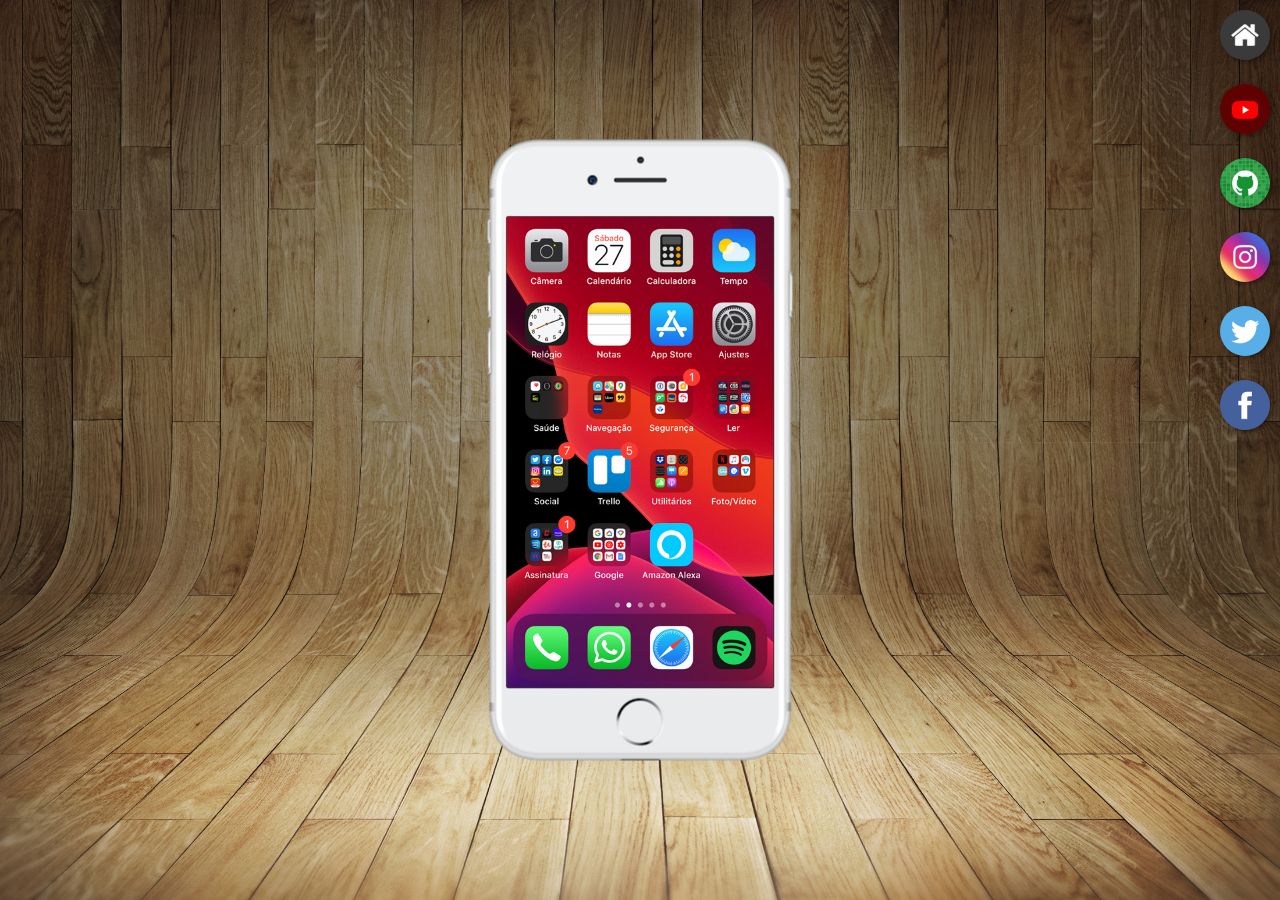
<file: index.html>
<!DOCTYPE html>
<html lang="pt-br">
<head>
    <meta charset="UTF-8">
    <meta name="viewport" content="width=device-width, initial-scale=1.0">
    <link rel="shortcut icon" href="favicon.ico" type="image/x-icon">
    <link rel="stylesheet" href="estilos/style.css">
    <title>Projetos Redes Sociais</title>
</head>
<body>
    <main>
        <section id="telefone">
            <iframe src="home.html" name="tela" id="tela" frameborder="0">Seu navegador não é compatível com esse recurso.</iframe>
        </section>
        <section id="redes-sociais">
            <a href="home.html" target="tela"><img src="imagens/logo-home.jpg" alt="Home"></a> <br>
            <a href="youtube.html" target="tela"><img src="imagens/logo-youtube.jpg" alt="YouTube"></a> <br>
            <a href="github.html" target="tela"><img src="imagens/logo-github.jpg" alt="GitHub"></a> <br>
            <a href="instagram.html" target="tela"><img src="imagens/logo-instagram.jpg" alt="Instagram"></a> <br>
            <a href="twitter.html" target="tela"><img src="imagens/logo-twitter.jpg" alt="Twitter"></a> <br>
            <a href="facebook.html" target="tela"><img src="imagens/logo-facebook.jpg" alt="Facebook"></a>
        </section>
    </main>
</body>
</html>
</file>
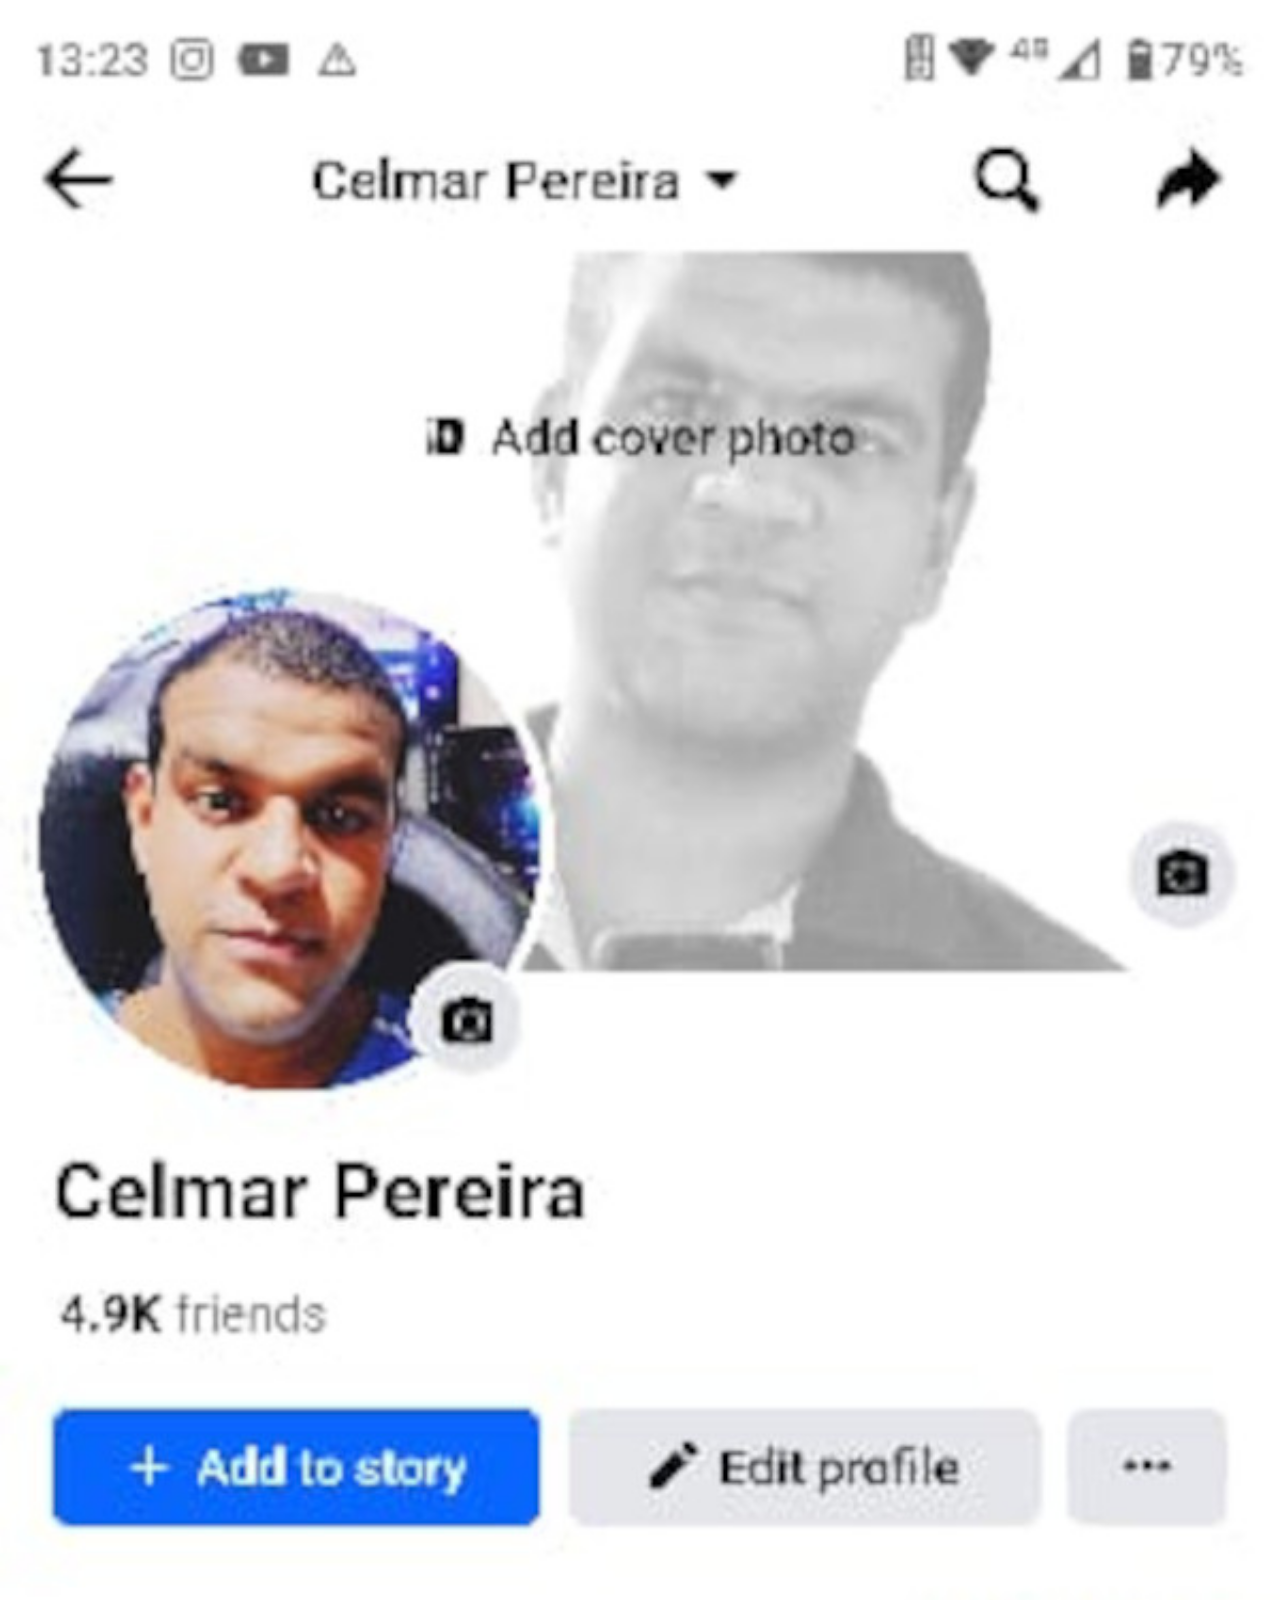
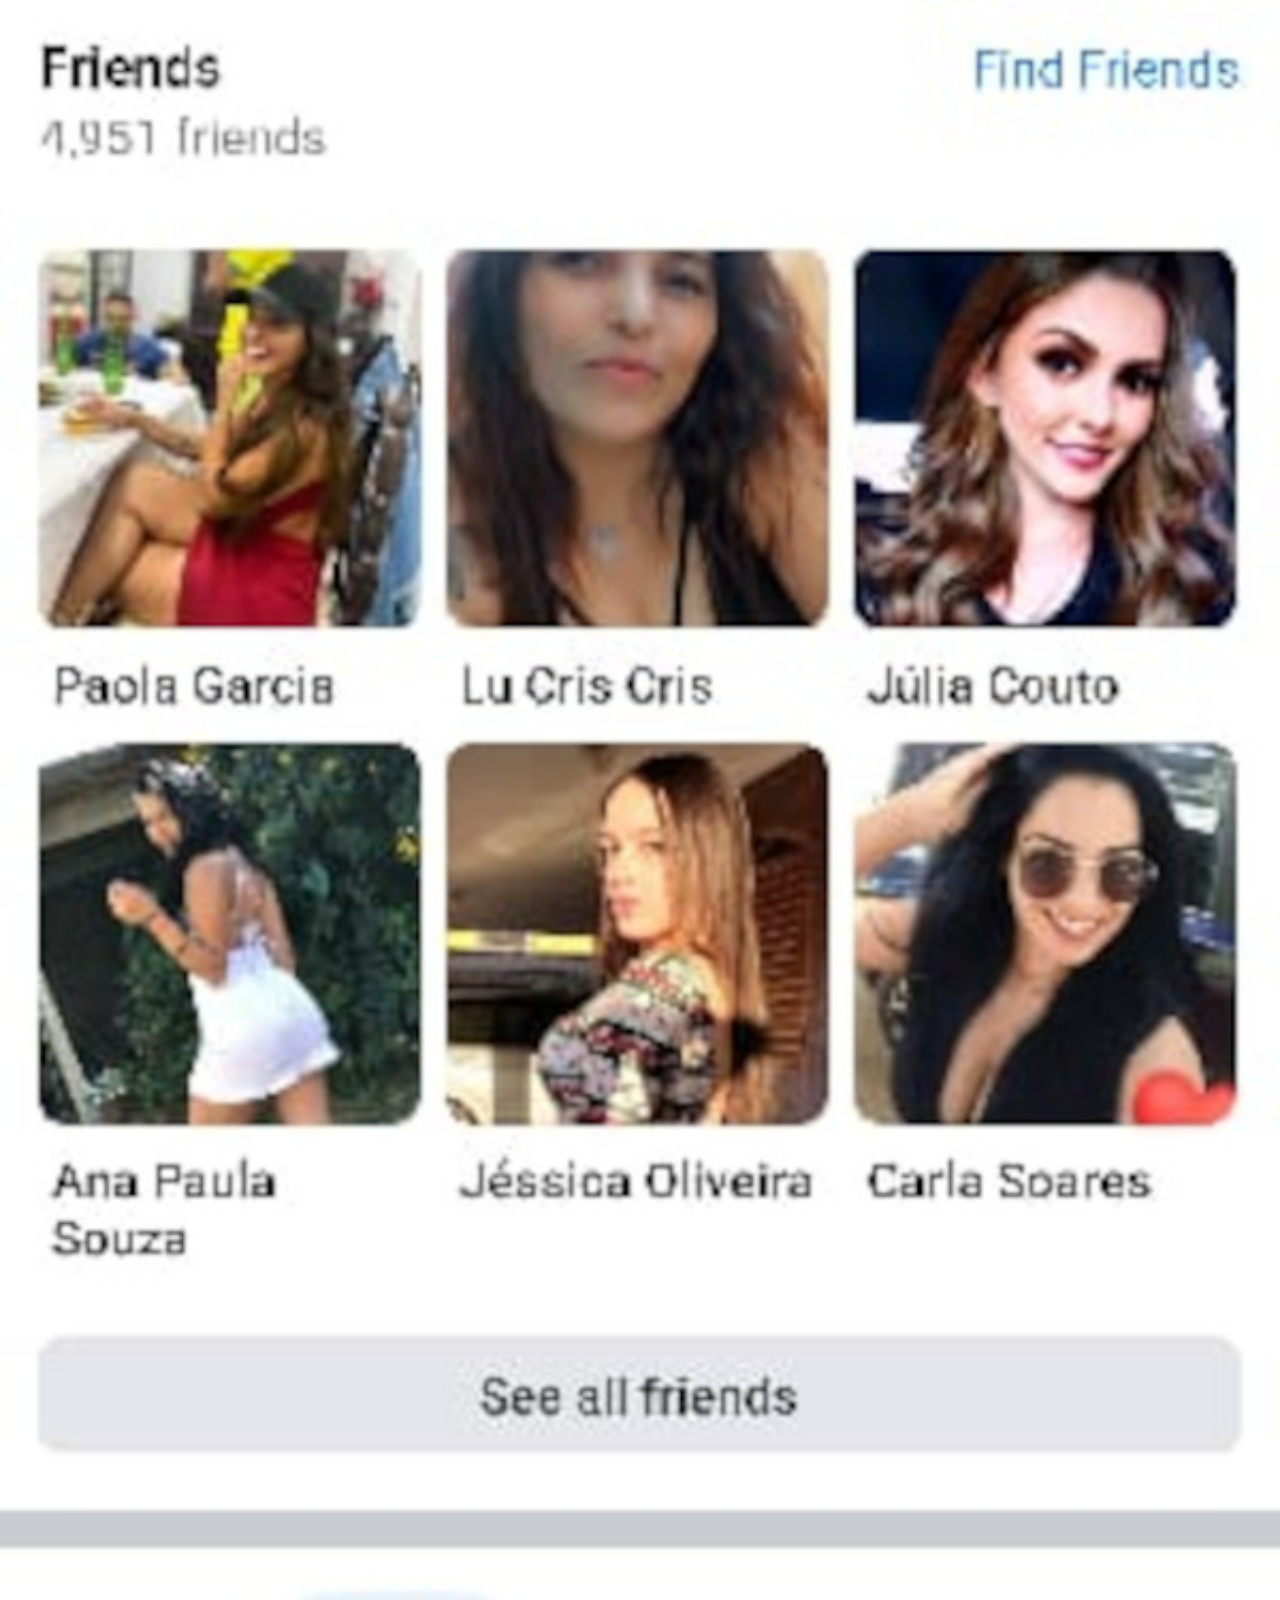
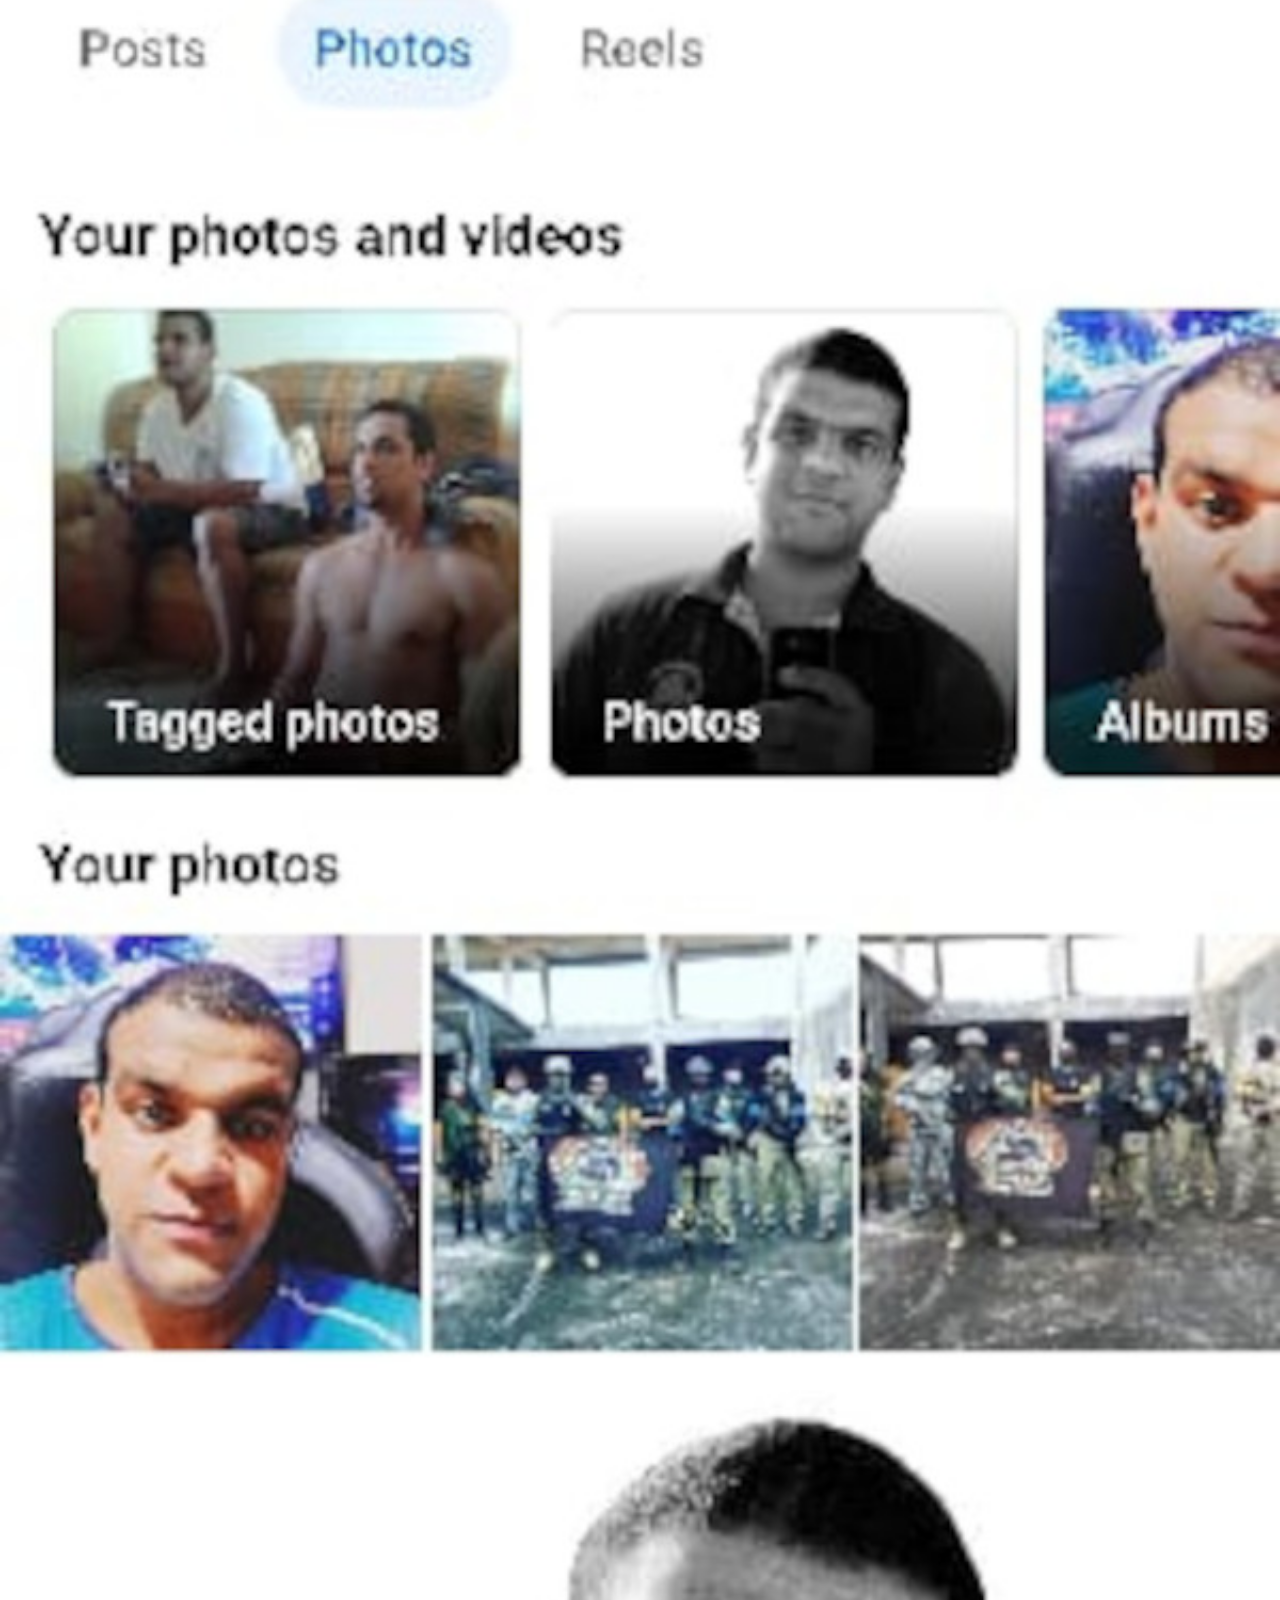
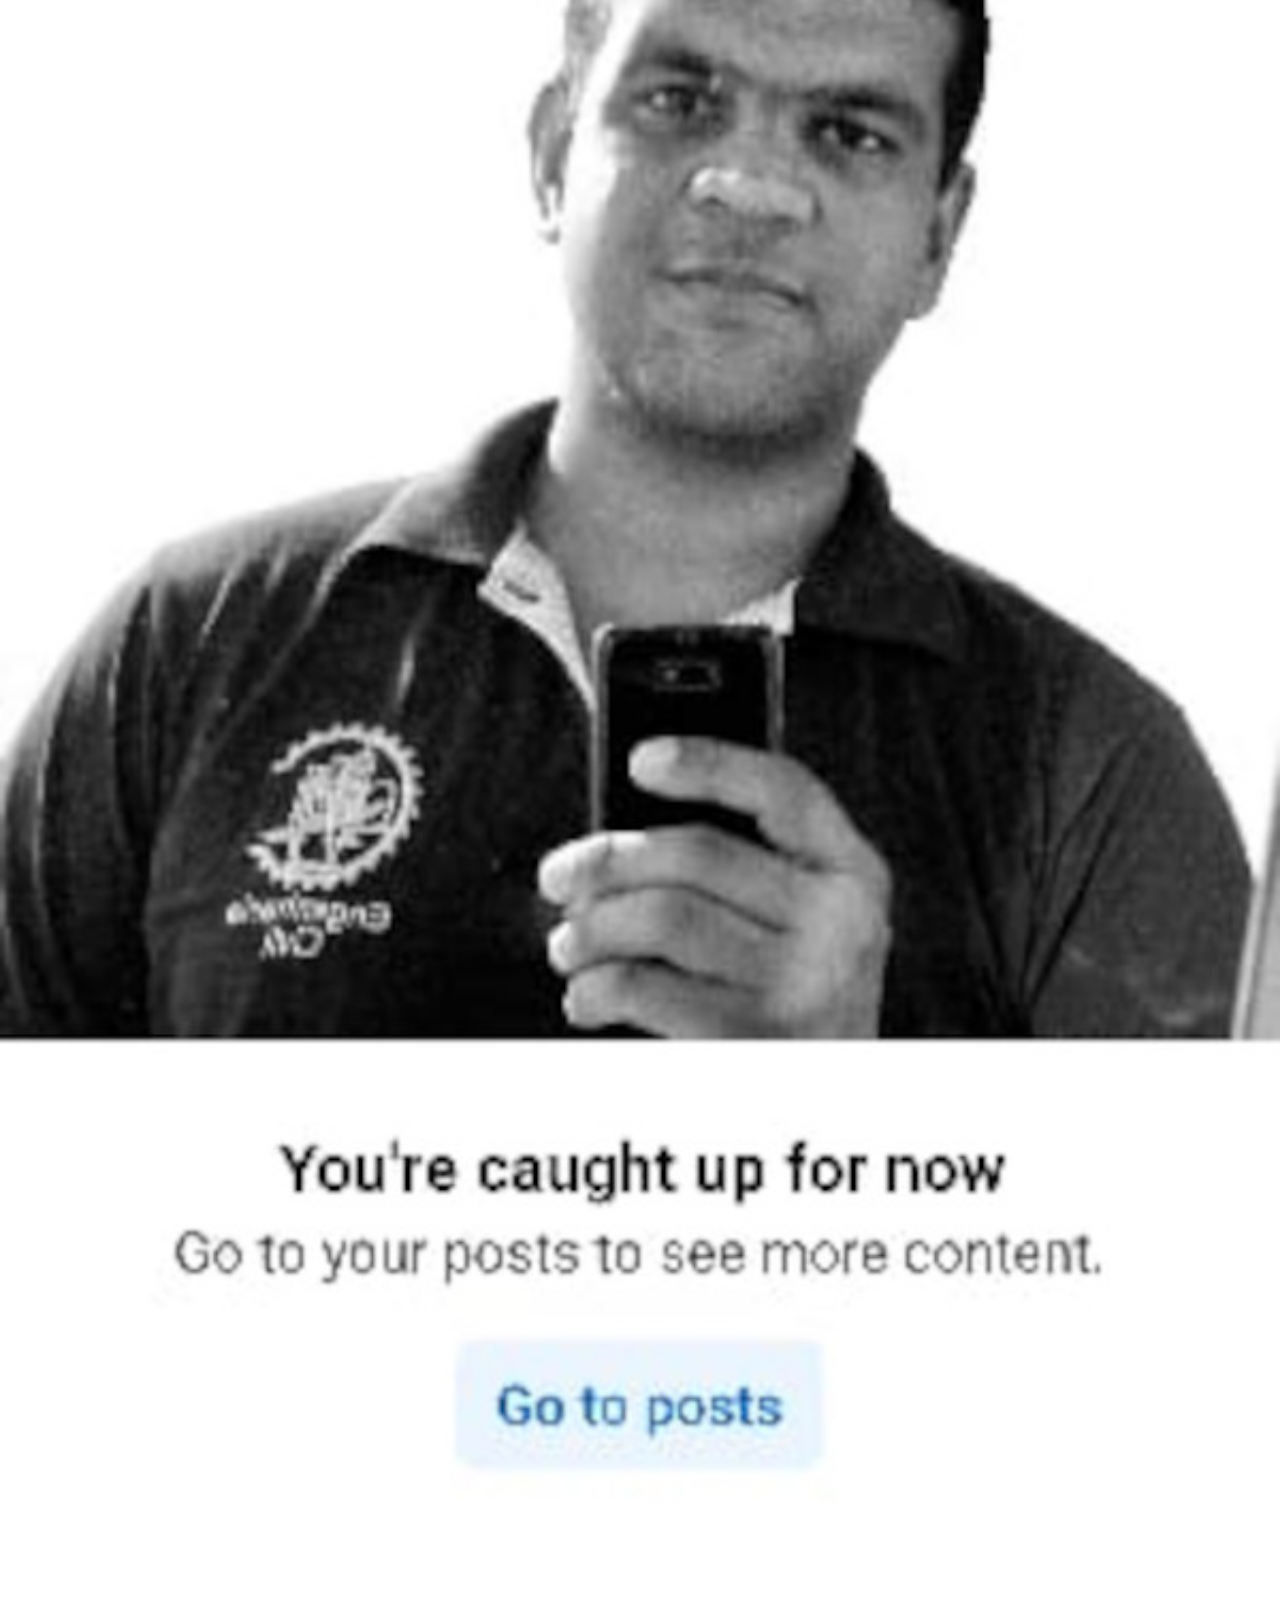
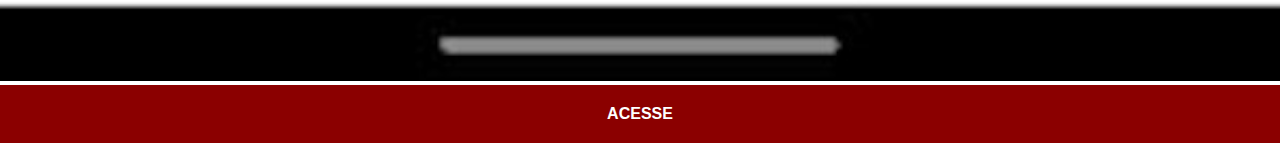
<file: facebook.html>
<!DOCTYPE html>
<html lang="pt-br">
<head>
    <meta charset="UTF-8">
    <meta name="viewport" content="width=device-width, initial-scale=1.0">
    <title>Facebook</title>
    <link rel="stylesheet" href="estilos/social.css">
</head>
<body>
    <img src="imagens/tela-facebook.jpg" alt="Facebook">
    <a href="https://www.facebook.com/celmar.pereira/" target="_blank">ACESSE</a>
</body>
</html>
</file>
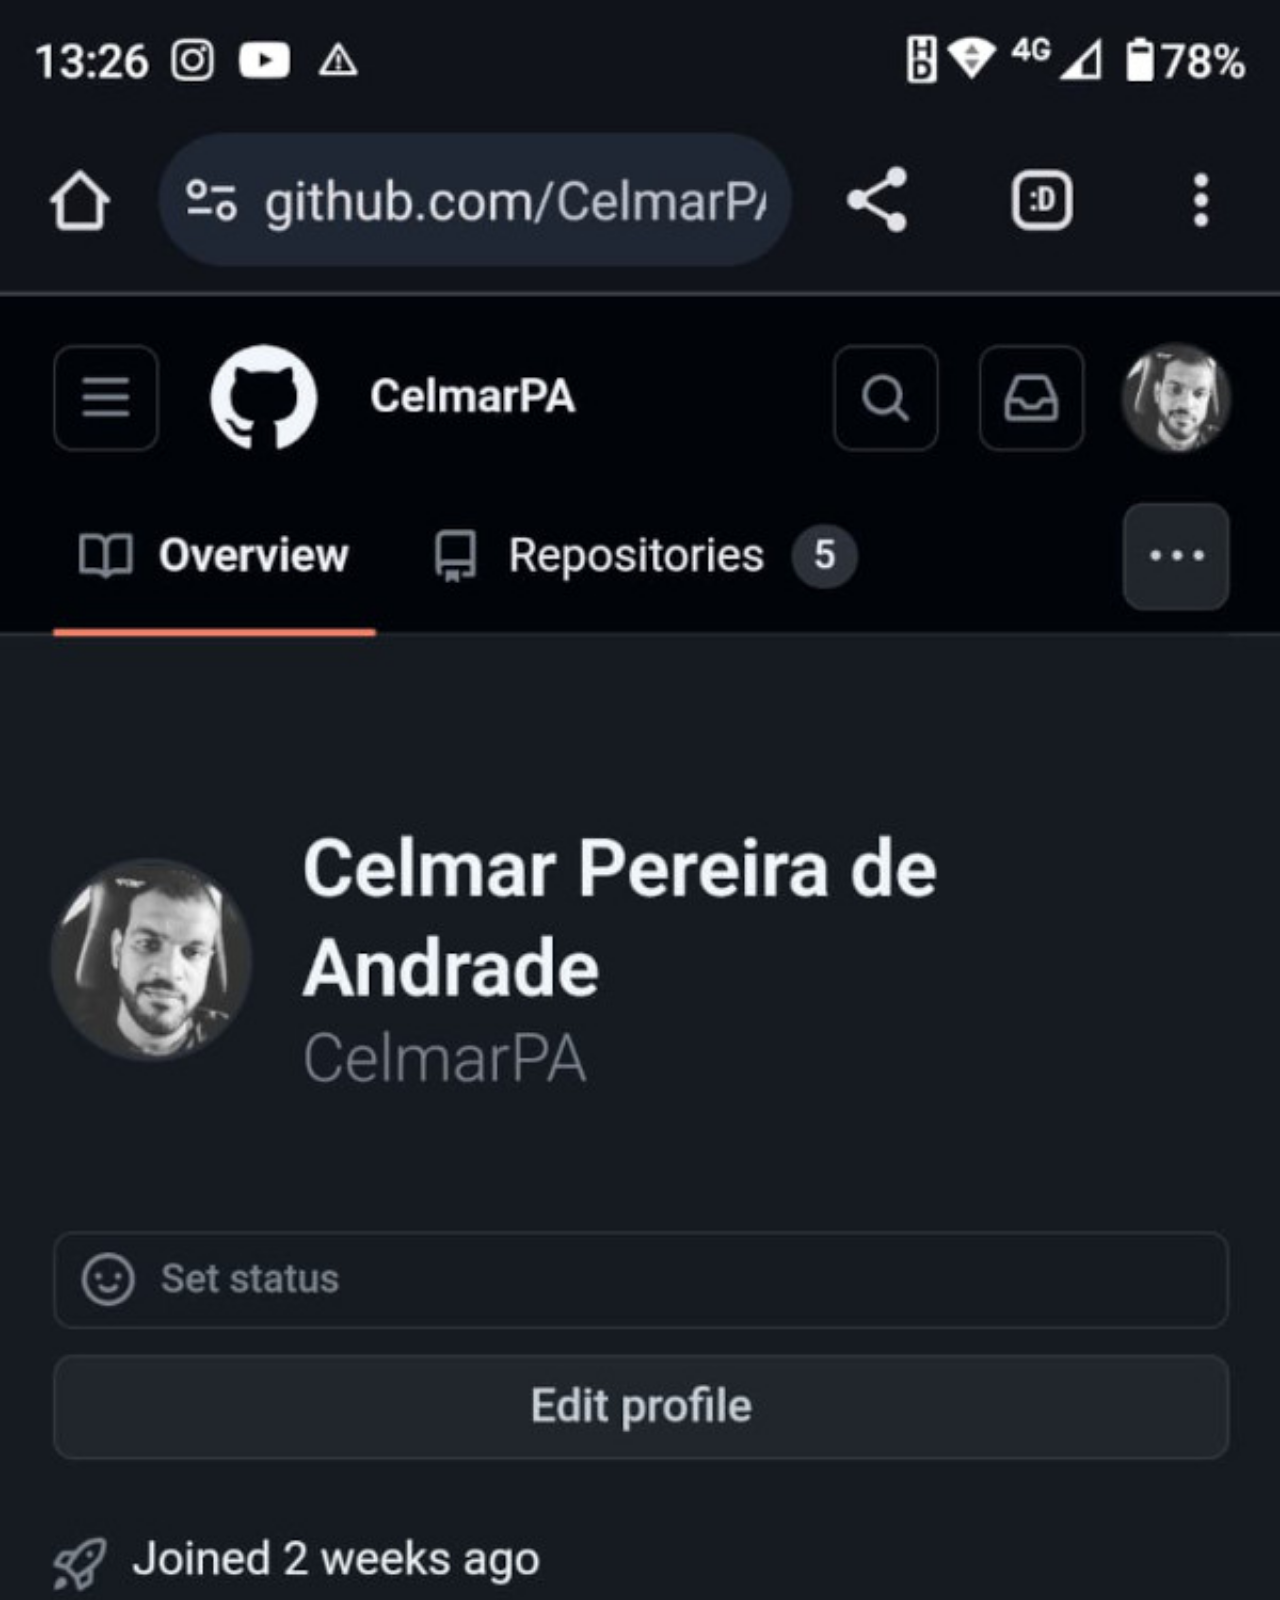
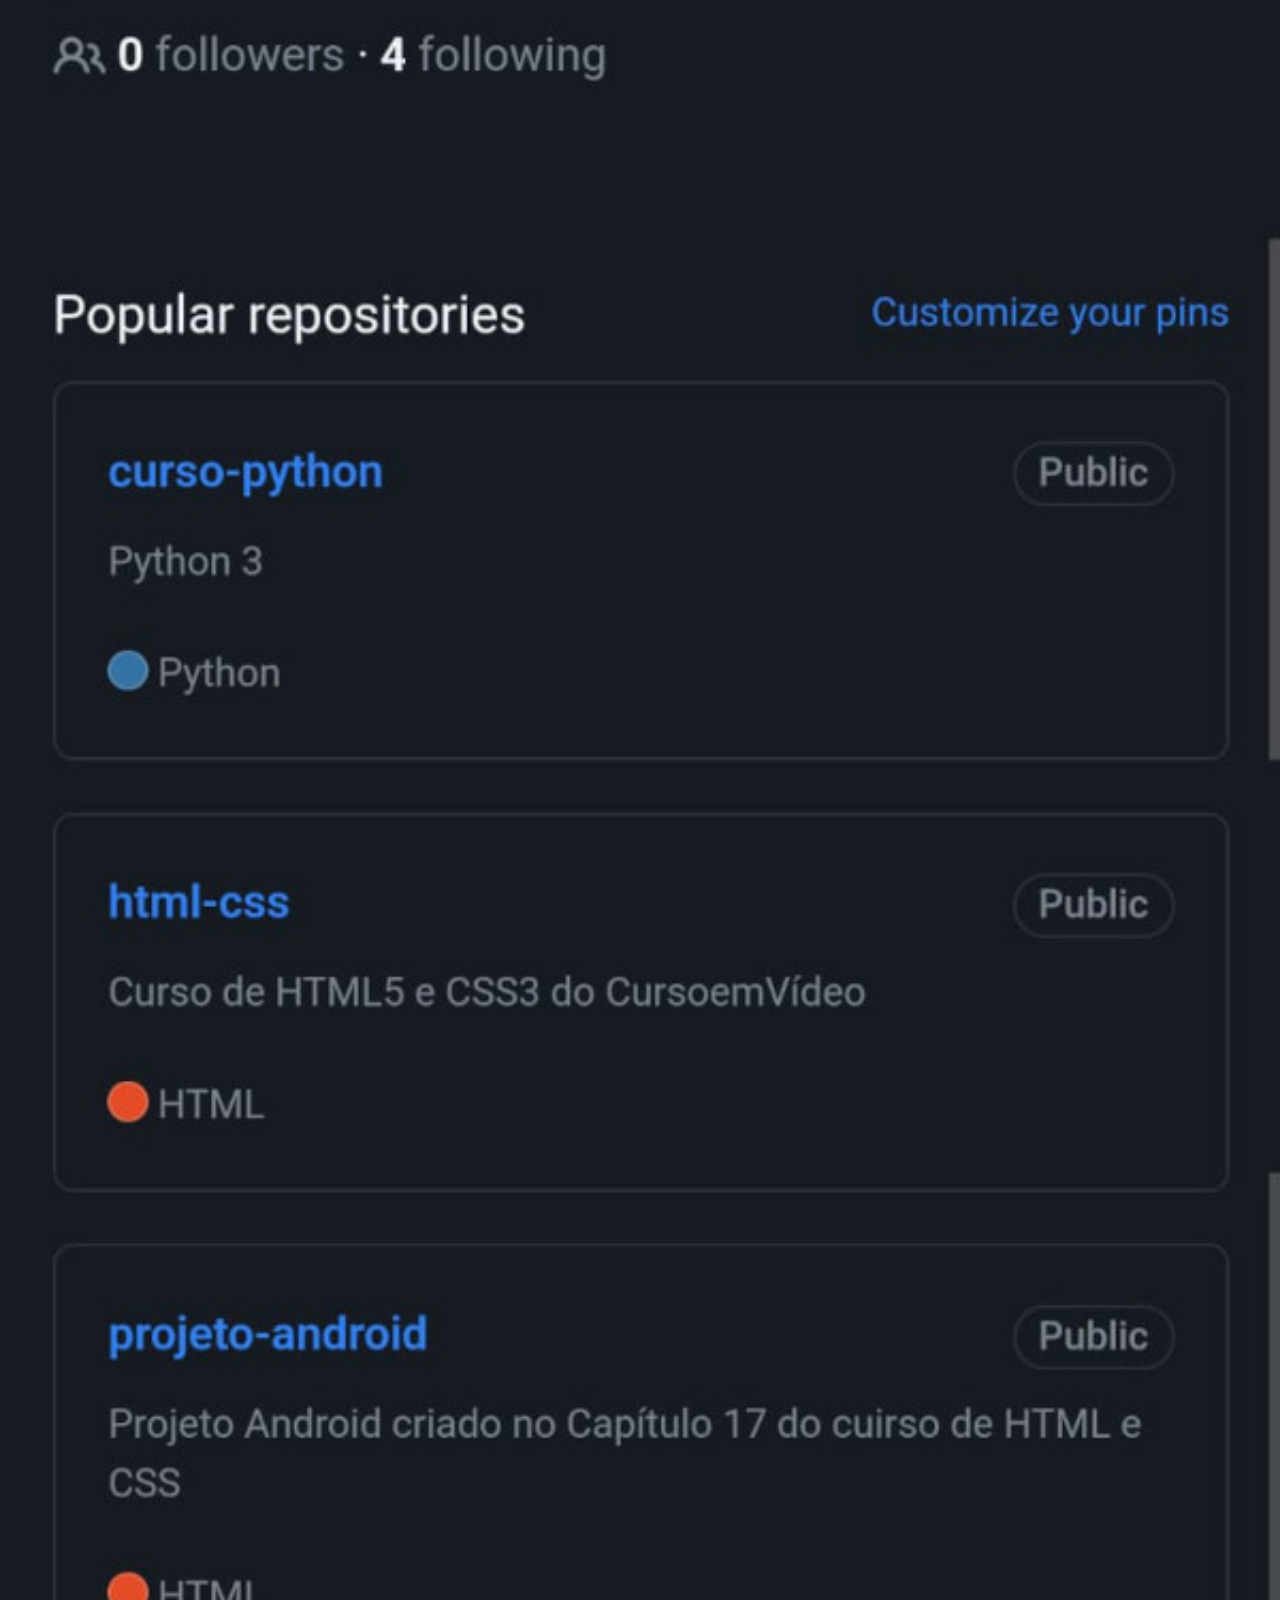
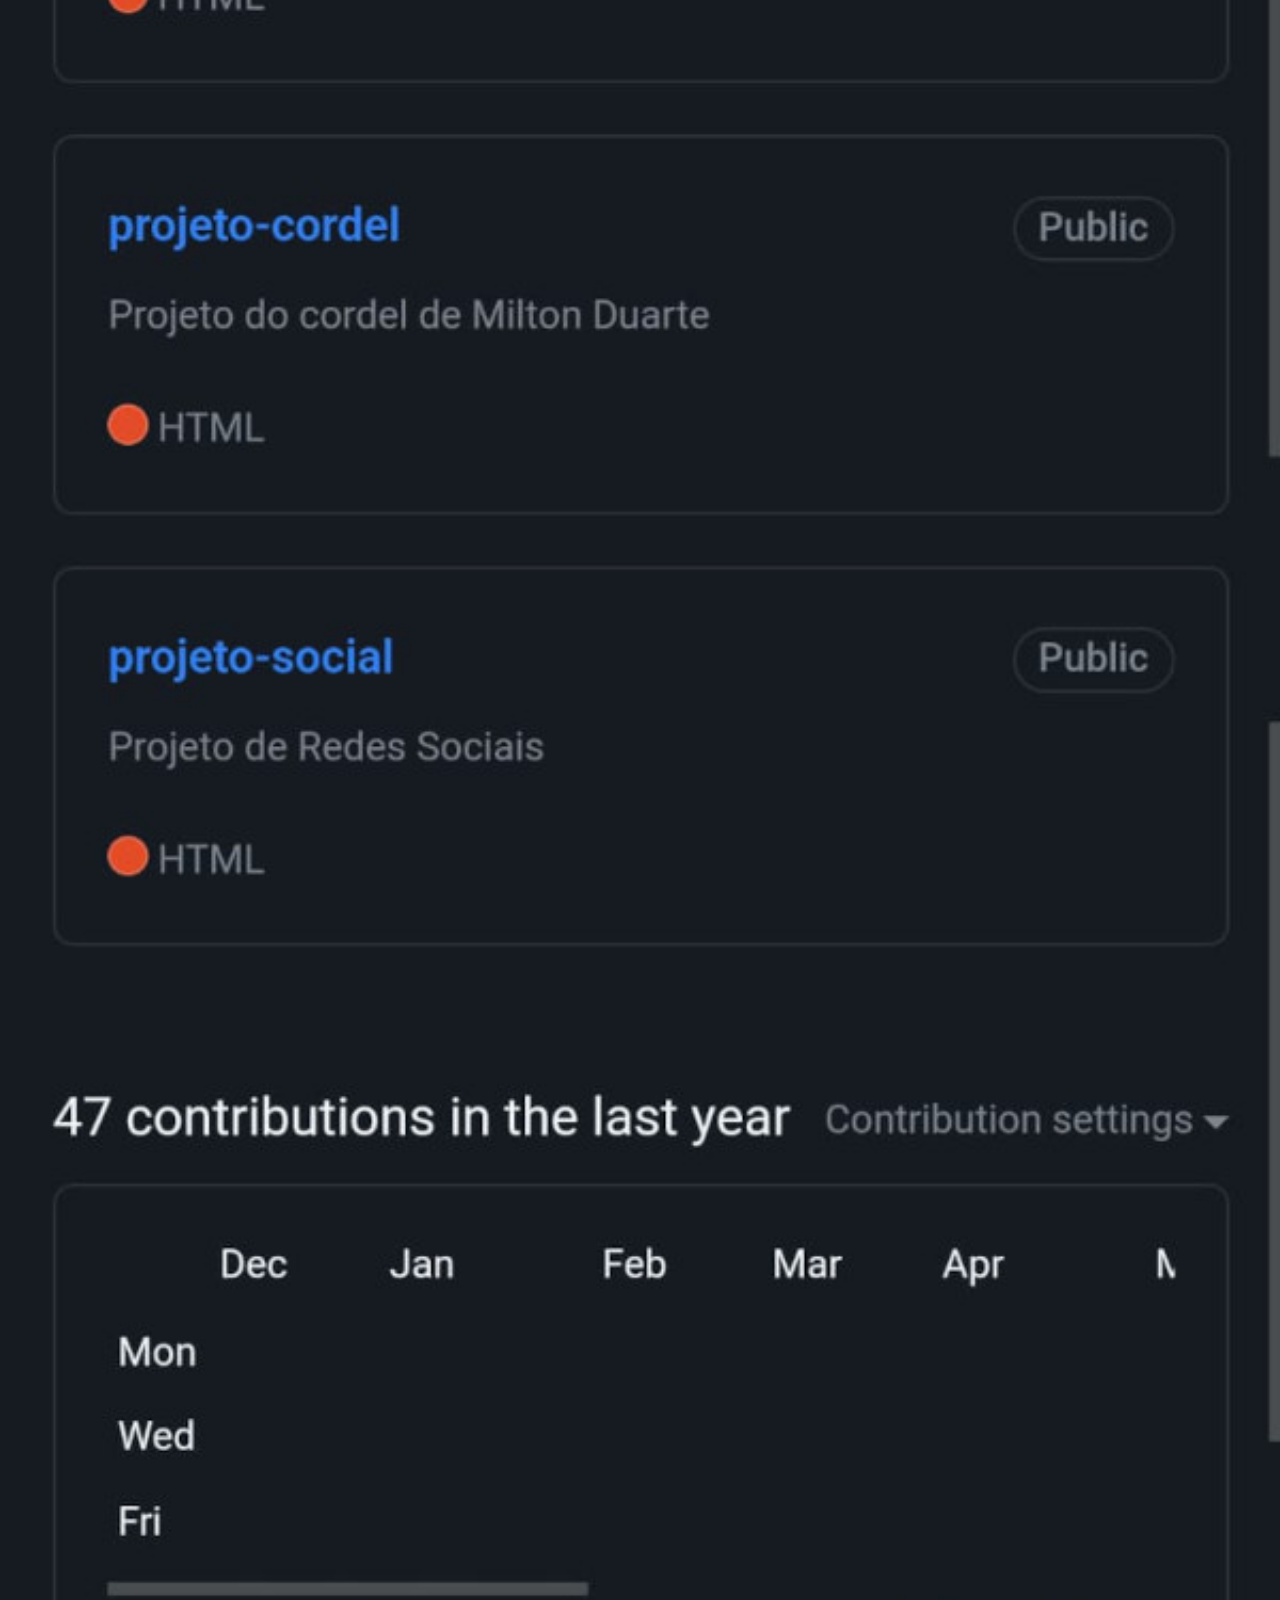
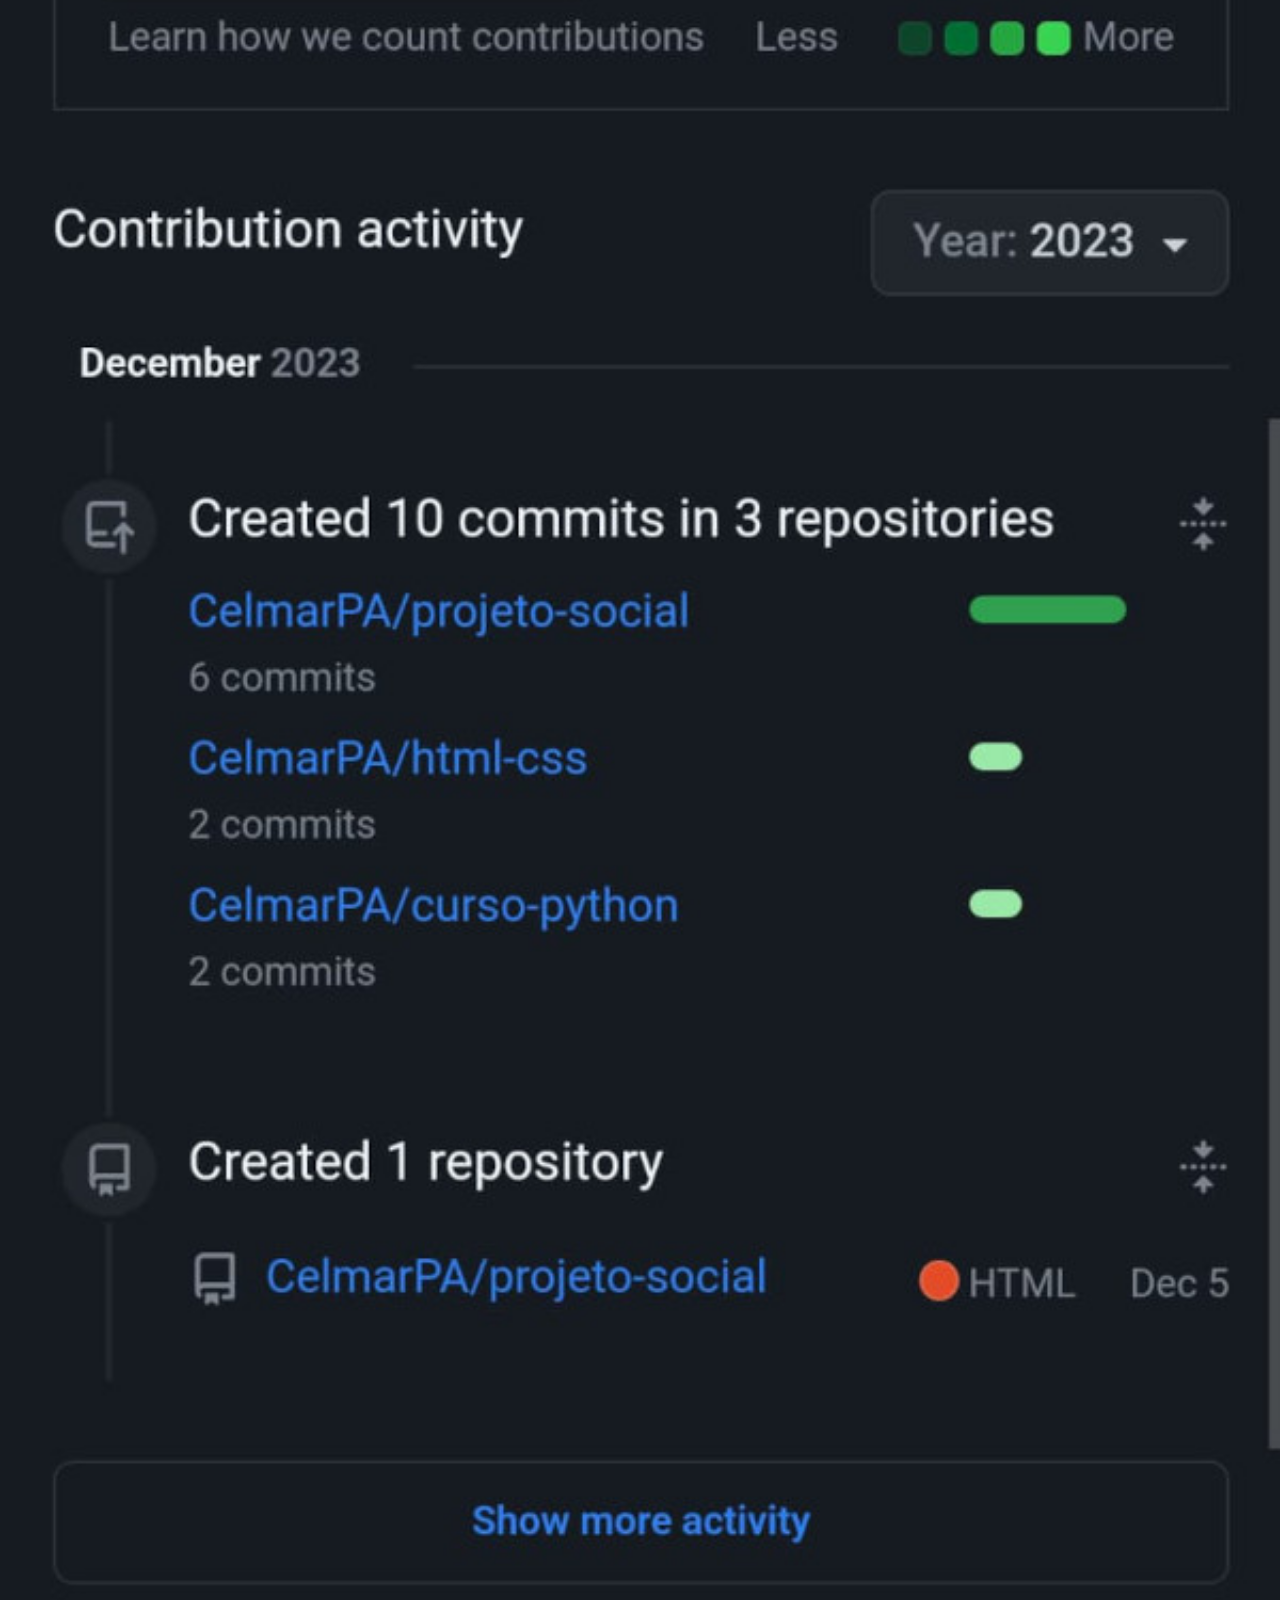
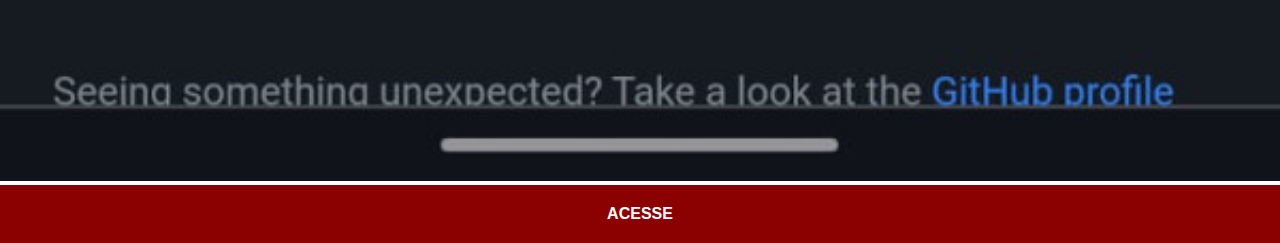
<file: github.html>
<!DOCTYPE html>
<html lang="pt-br">
<head>
    <meta charset="UTF-8">
    <meta name="viewport" content="width=device-width, initial-scale=1.0">
    <title>GitHub</title>
    <link rel="stylesheet" href="estilos/social.css">
</head>
<body>
    <img src="imagens/tela-github.jpg" alt="GitHub">
    <a href="https://github.com/CelmarPA" target="_blank">ACESSE</a>
</body>
</html>
</file>
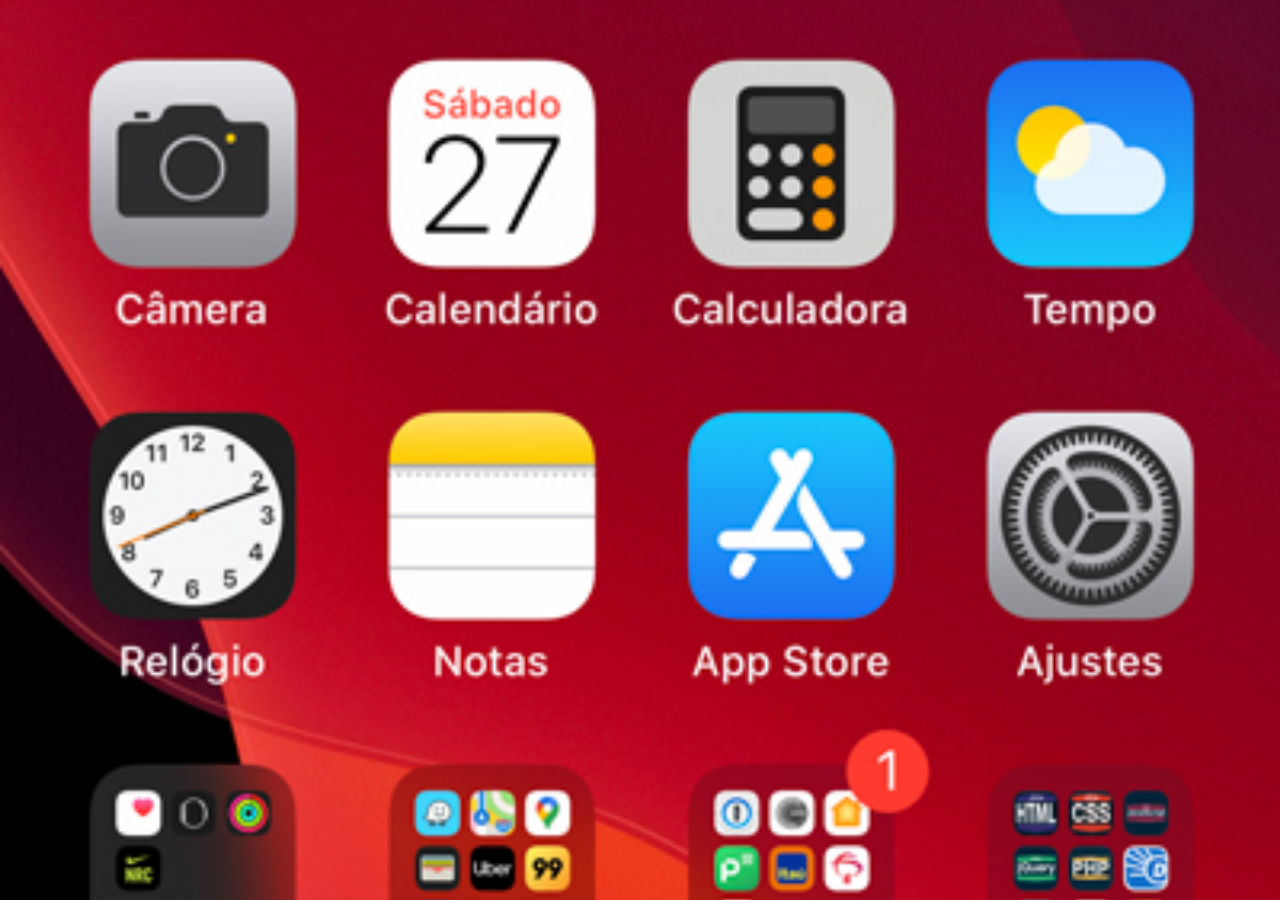
<file: home.html>
<!DOCTYPE html>
<html lang="pt-br">
<head>
    <meta charset="UTF-8">
    <meta name="viewport" content="width=device-width, initial-scale=1.0">
    <title>Home</title>
    <style>
        * {
            margin: 0px;
            padding: 0px;
        }
    
        body {
            width: 100vw;
            height: 100vh;
            background: black url('imagens/tela-home.jpg') no-repeat top center / cover;
        }
    </style>
</head>

<body>
    
</body>
</html>
</file>
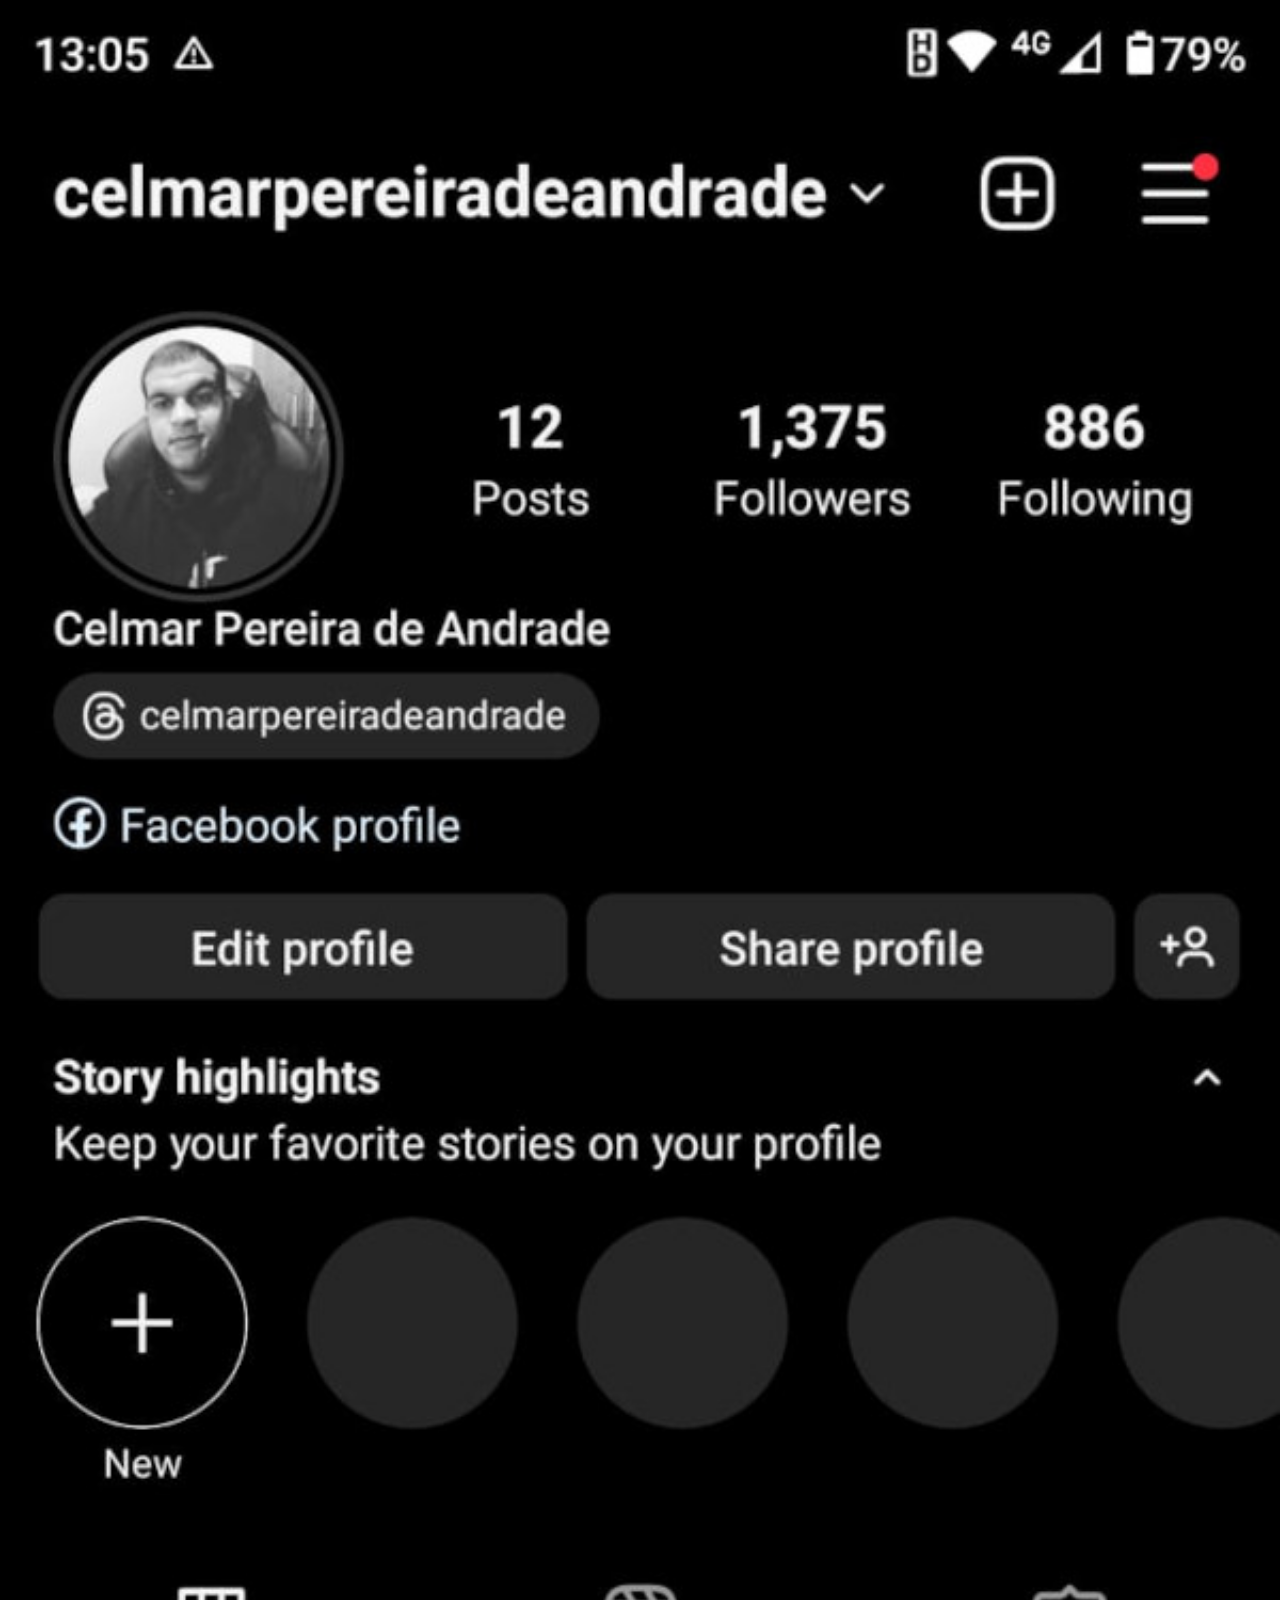
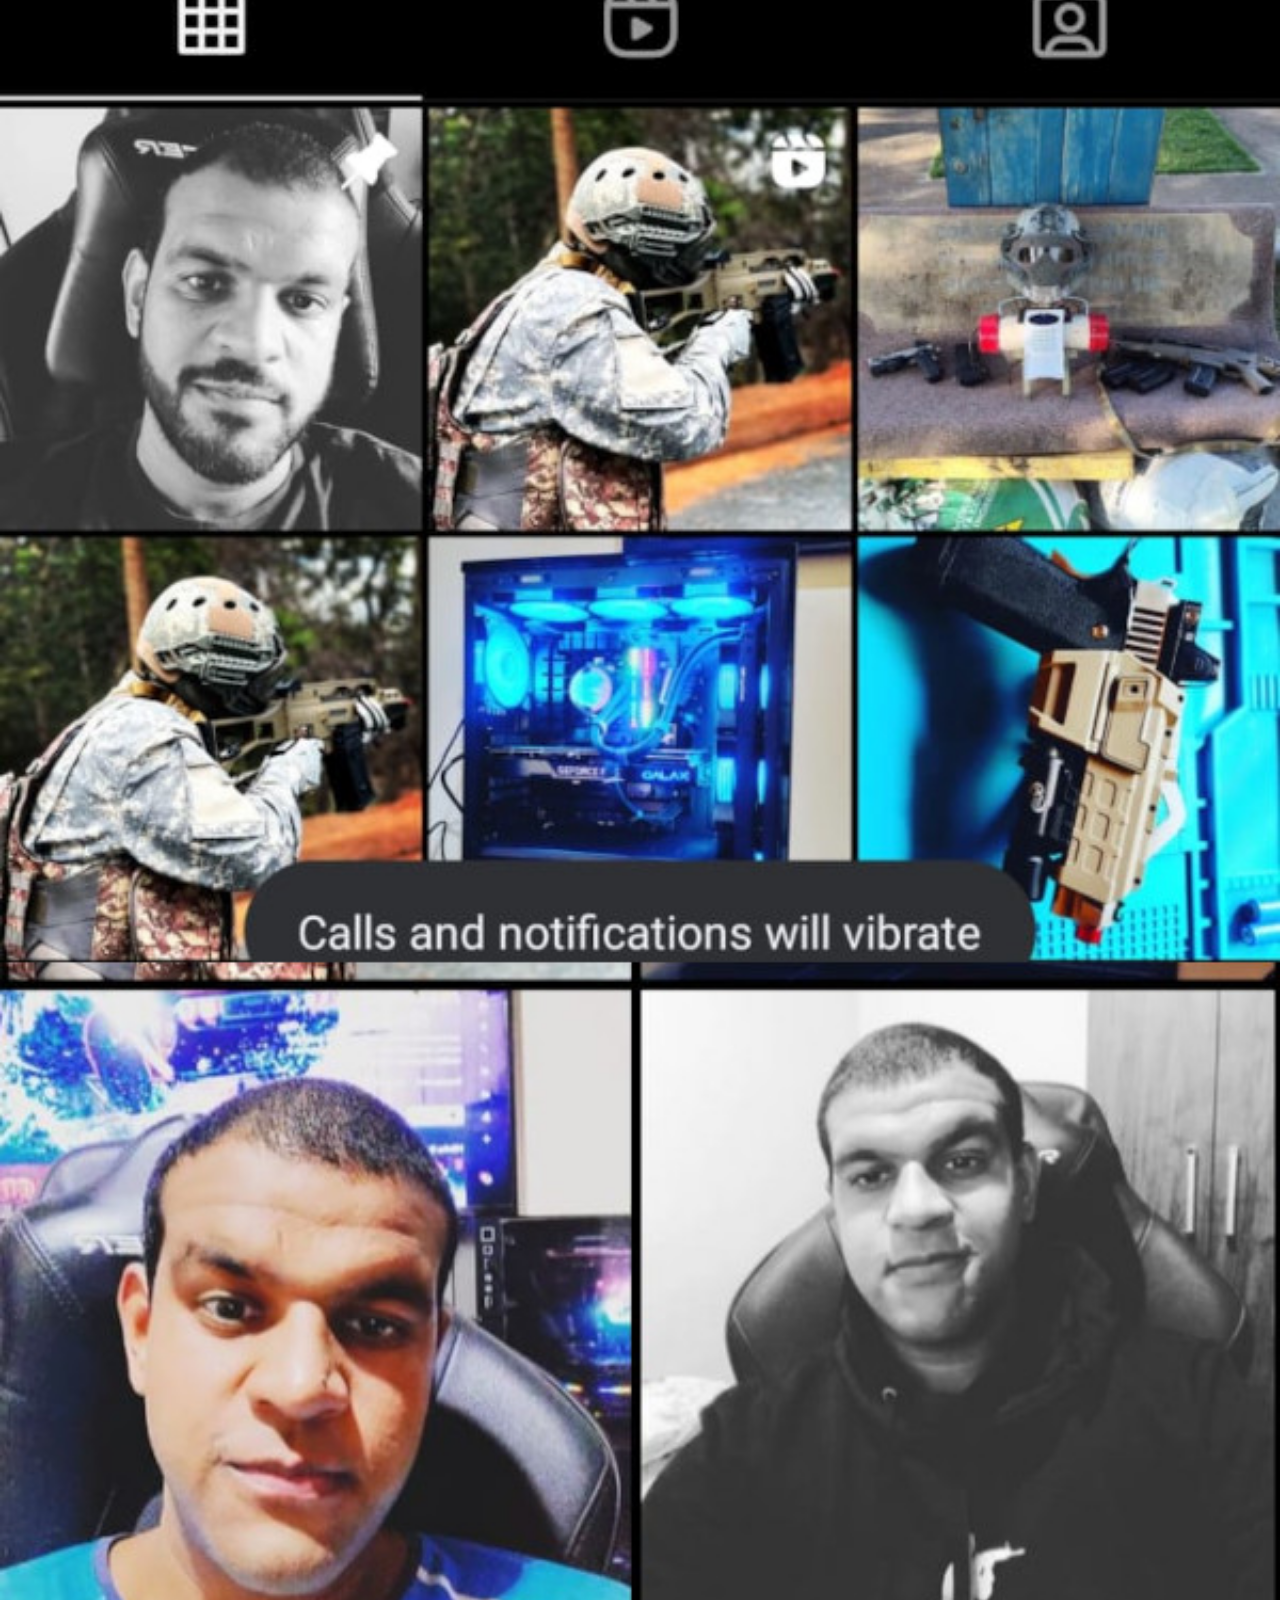
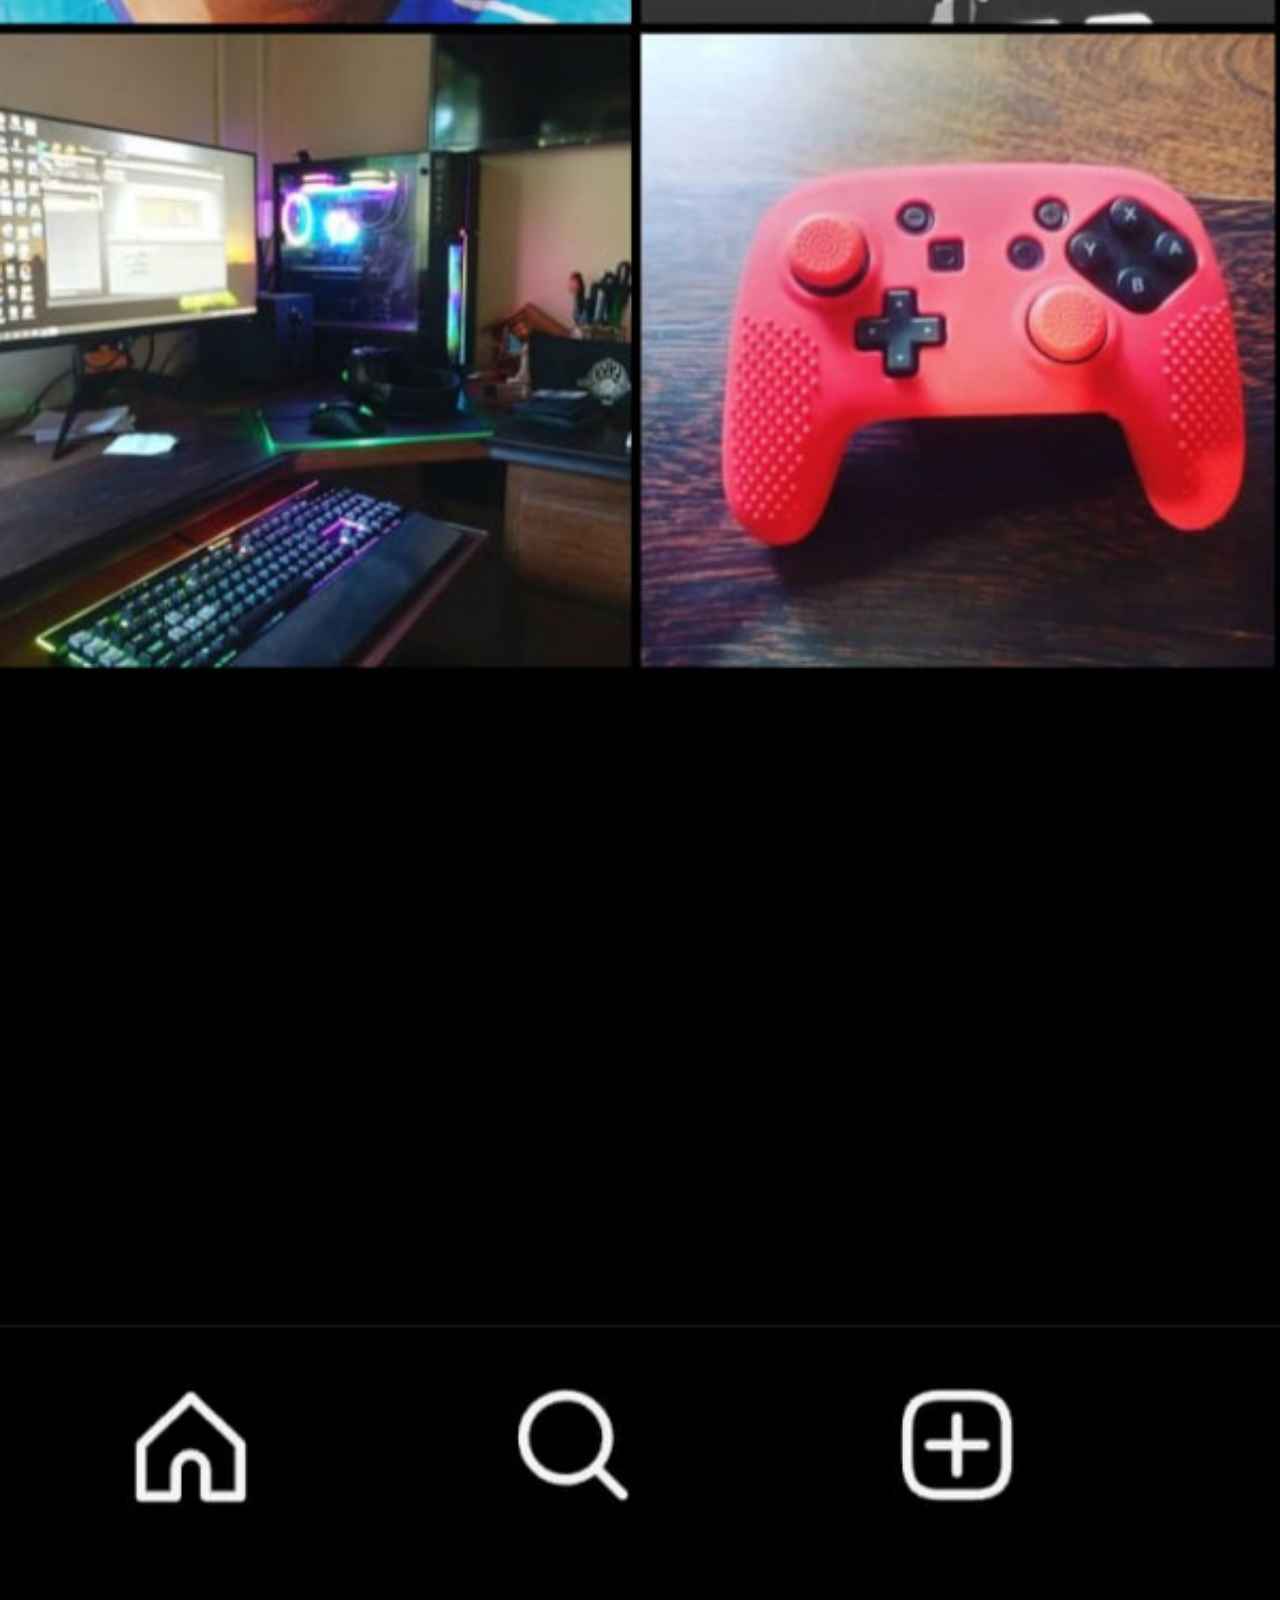
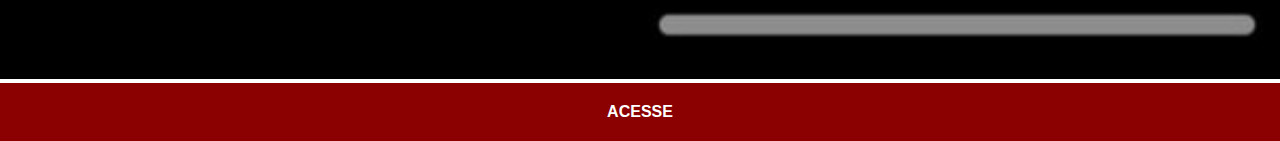
<file: instagram.html>
<!DOCTYPE html>
<html lang="pt-br">
<head>
    <meta charset="UTF-8">
    <meta name="viewport" content="width=device-width, initial-scale=1.0">
    <title>Instagram</title>
    <link rel="stylesheet" href="estilos/social.css">
</head>
<body>
    <img src="imagens/tela-instagram.jpg" alt="Instagram">
    <a href="https://www.instagram.com/celmarpereiradeandrade/" target="_blank">ACESSE</a>
</body>
</html>
</file>
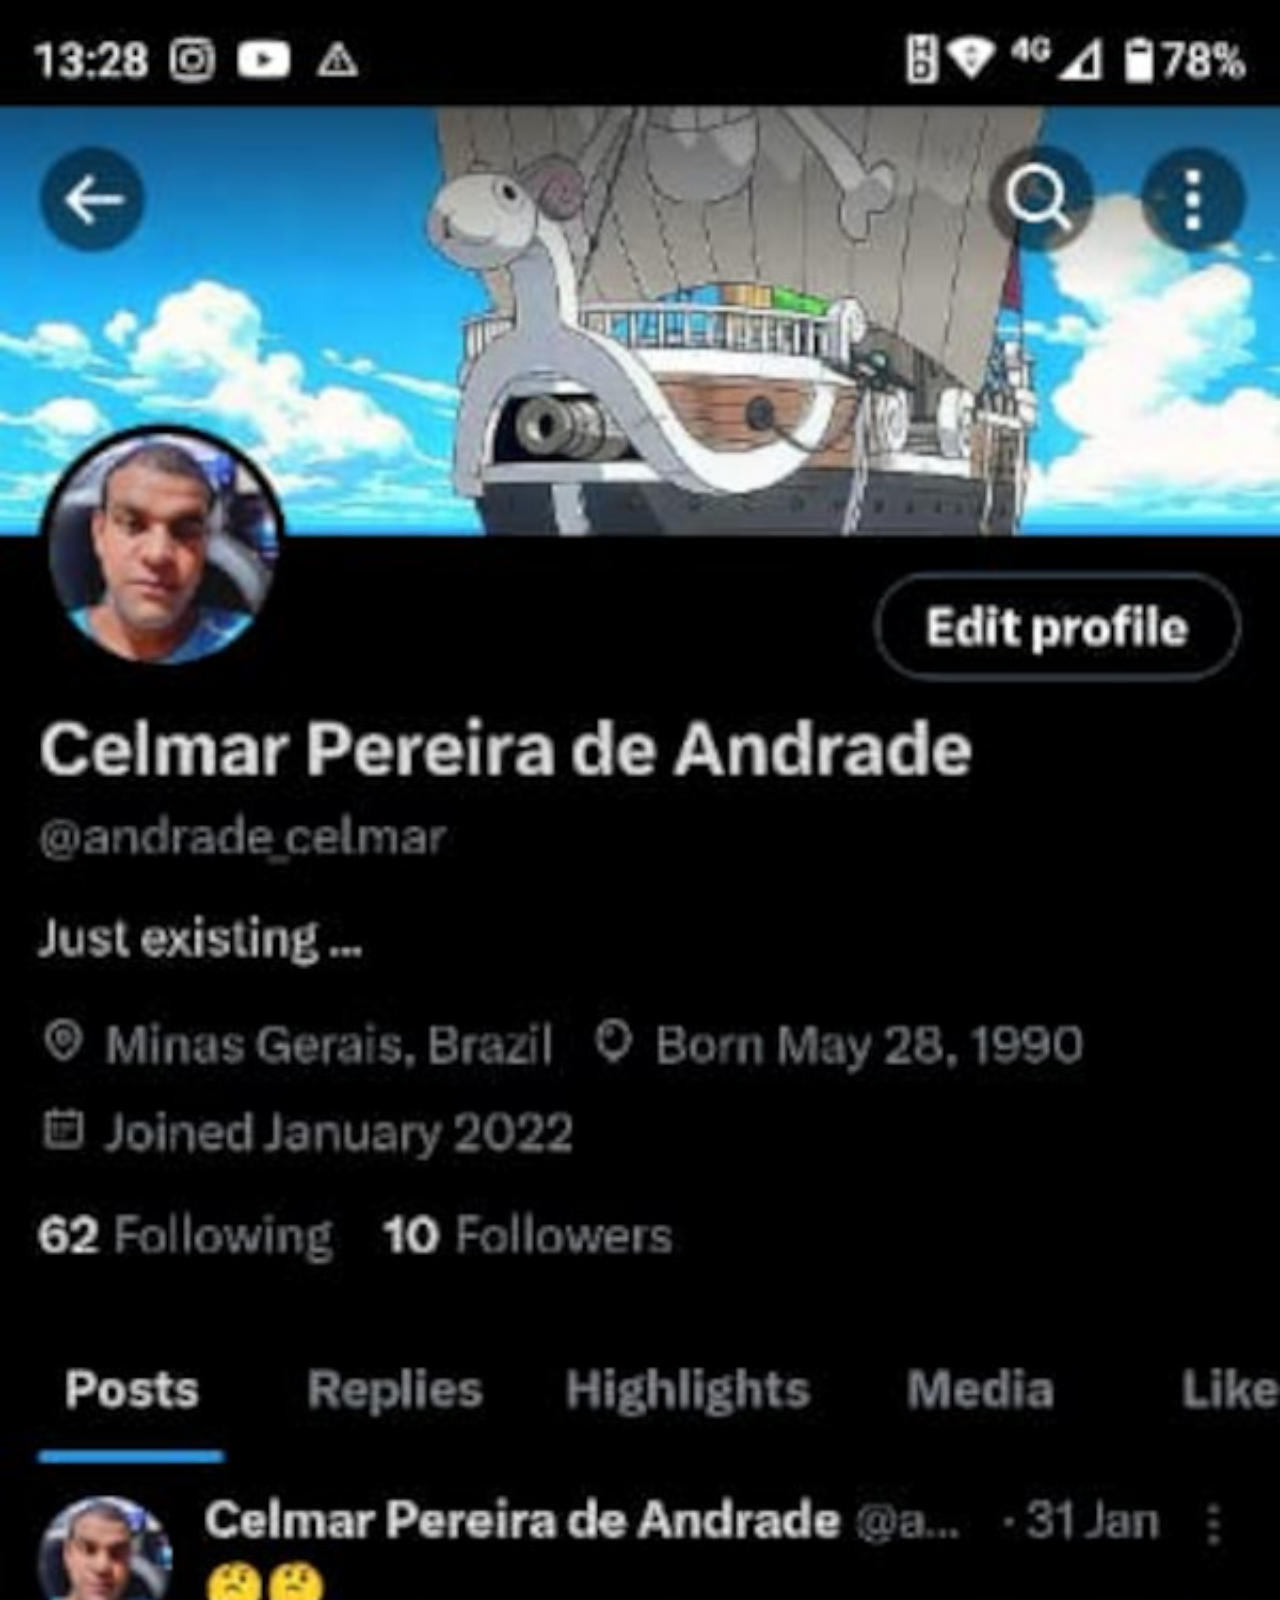
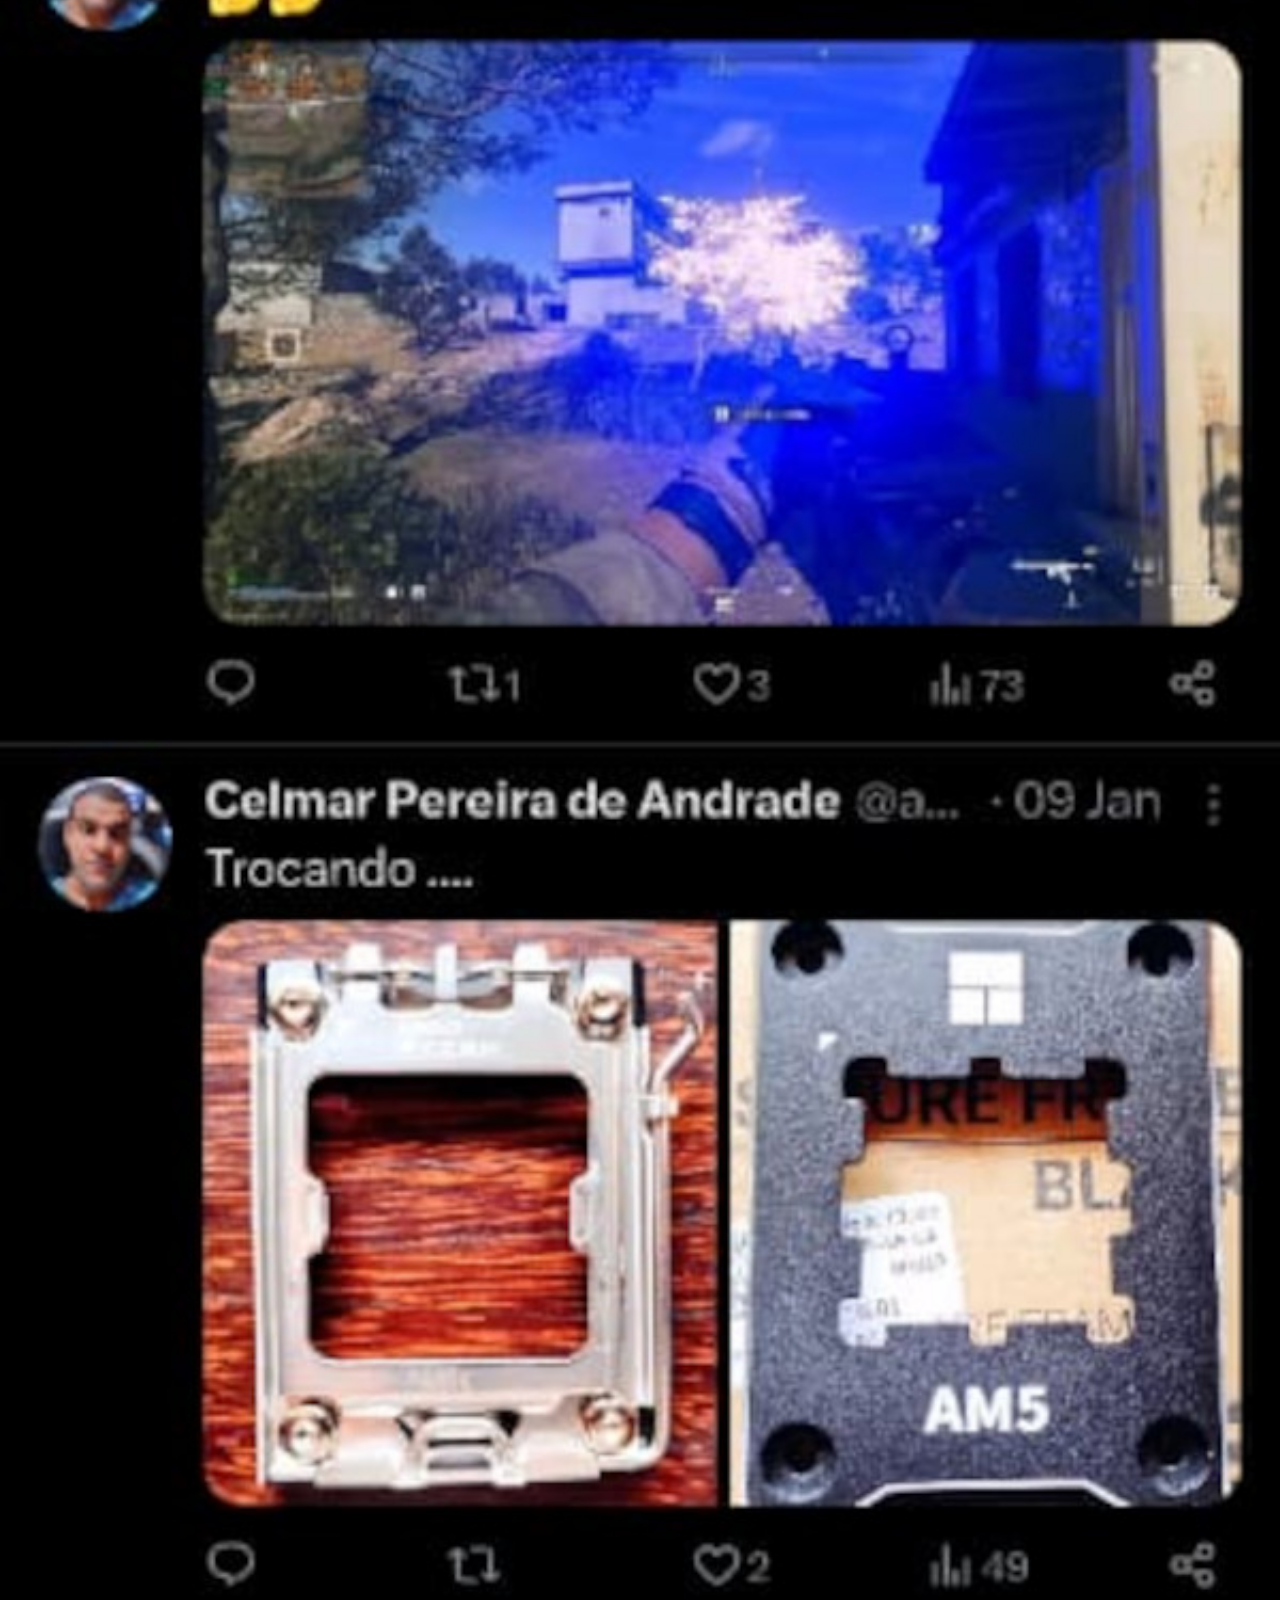
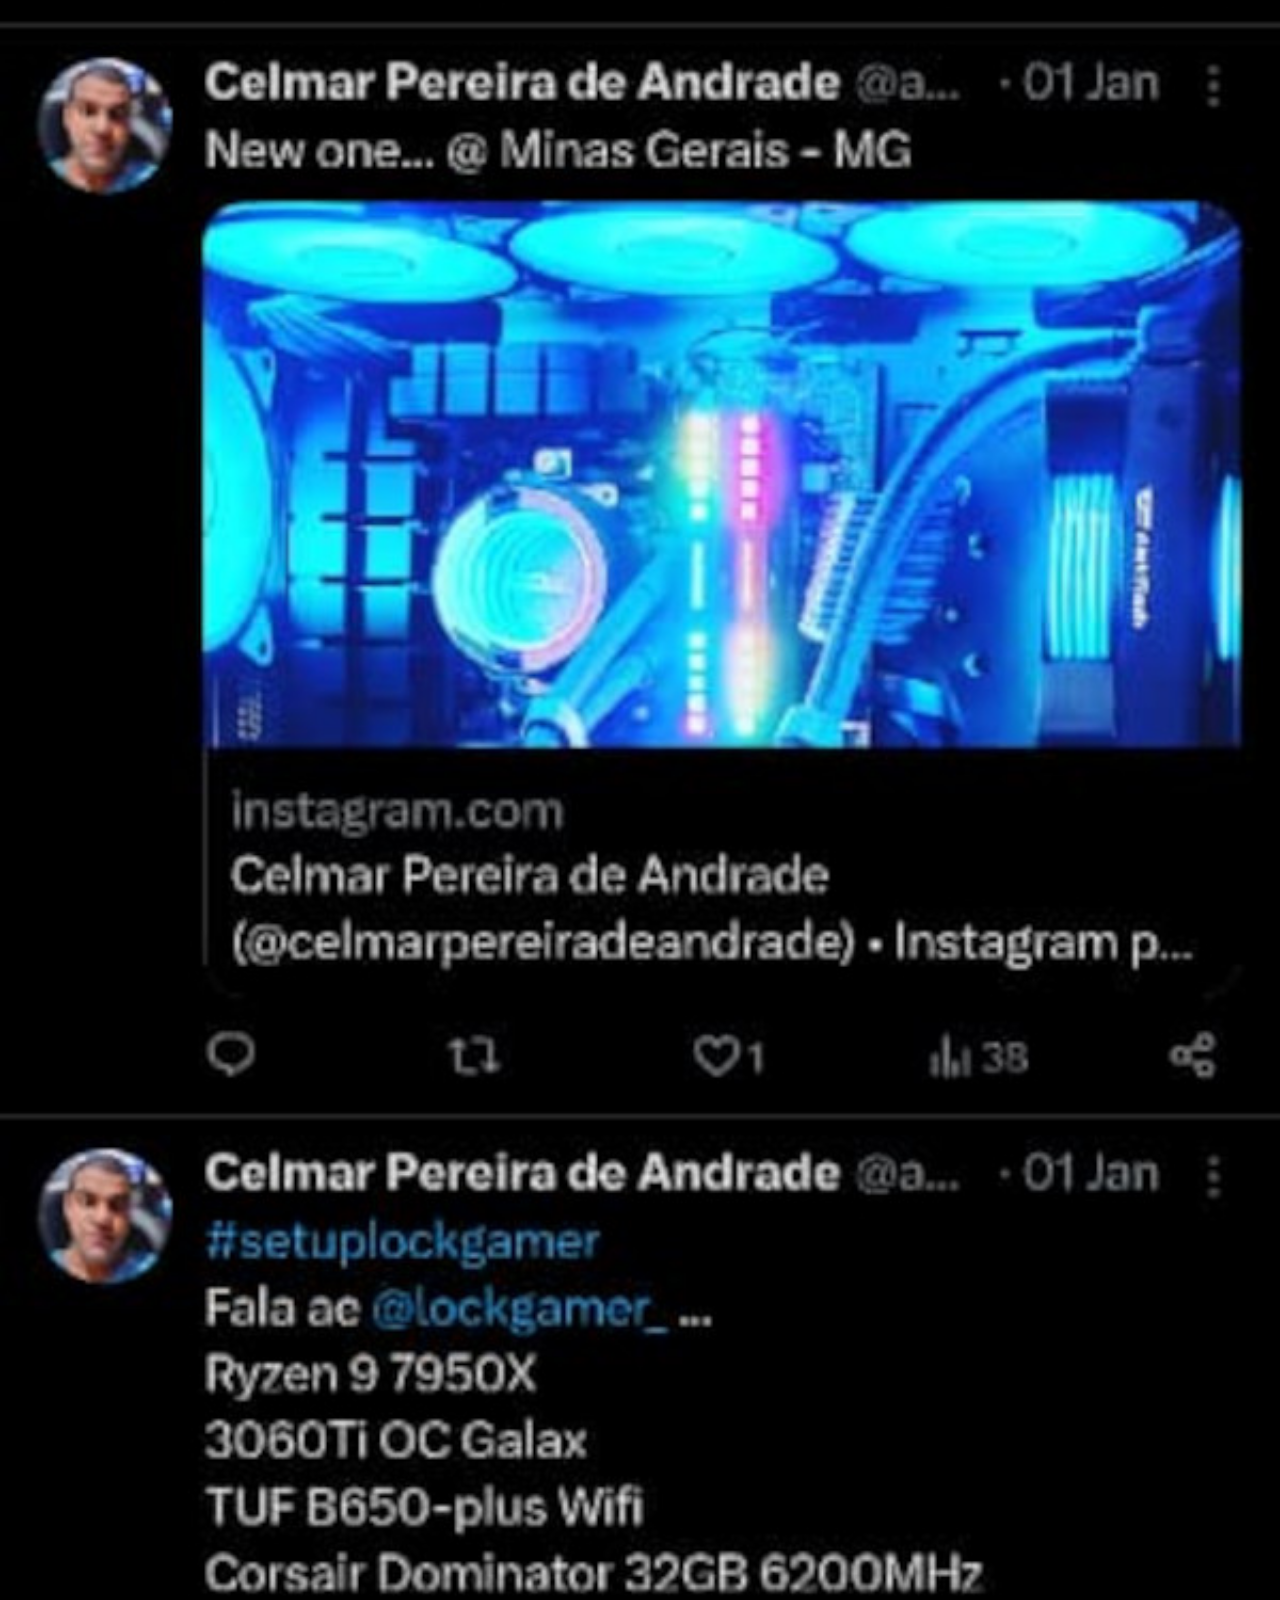
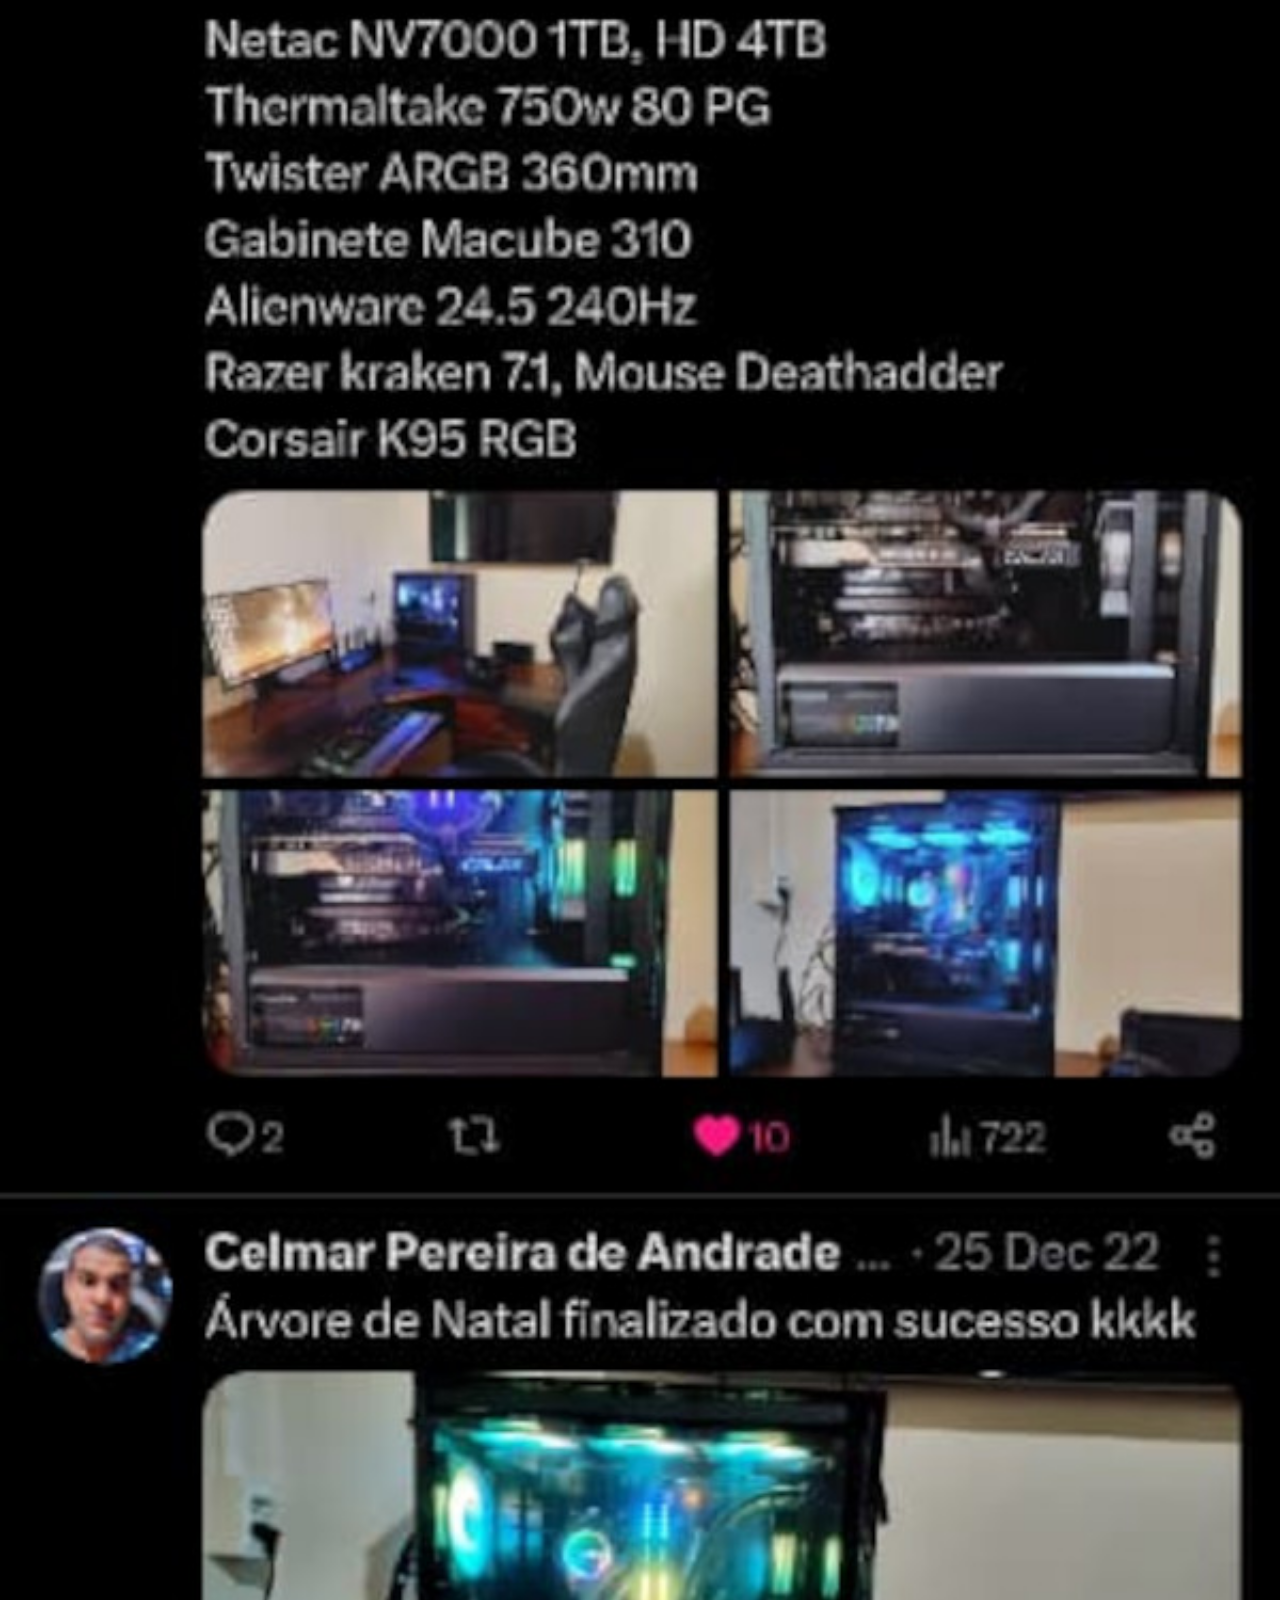
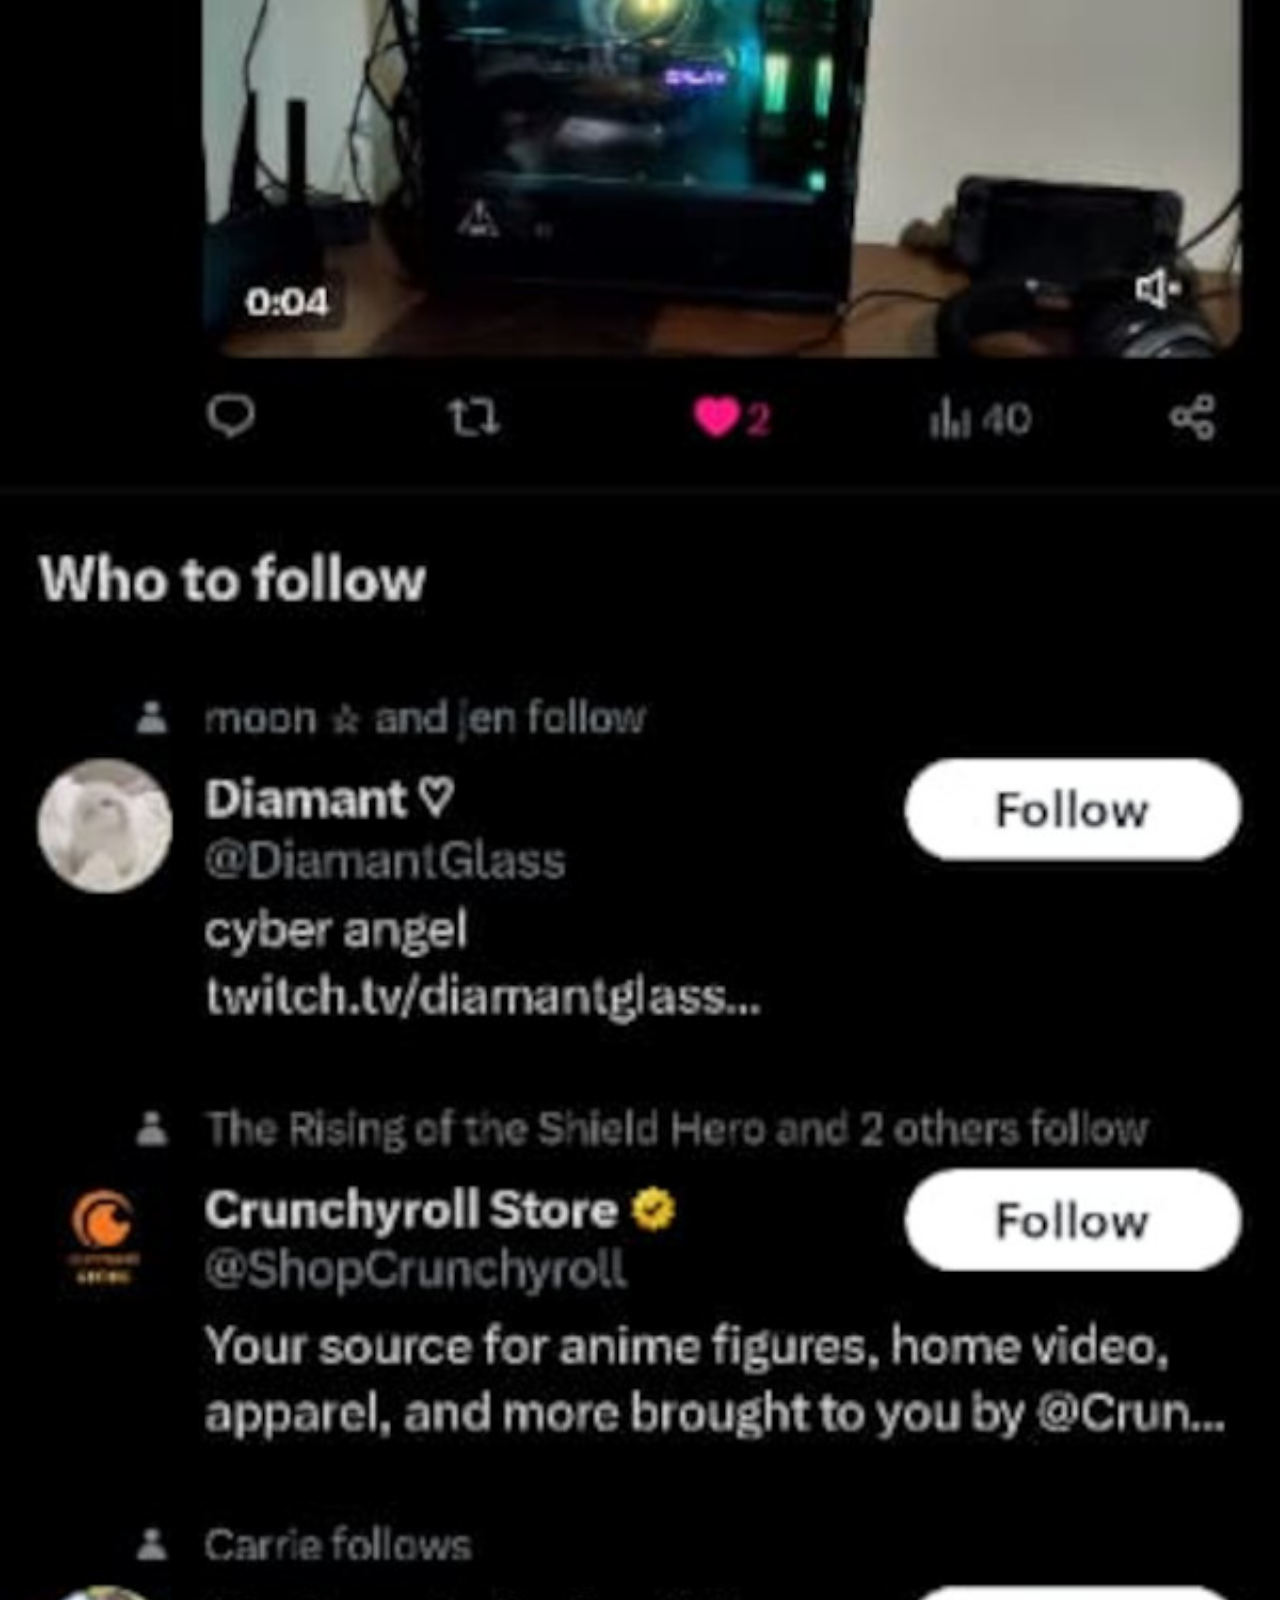
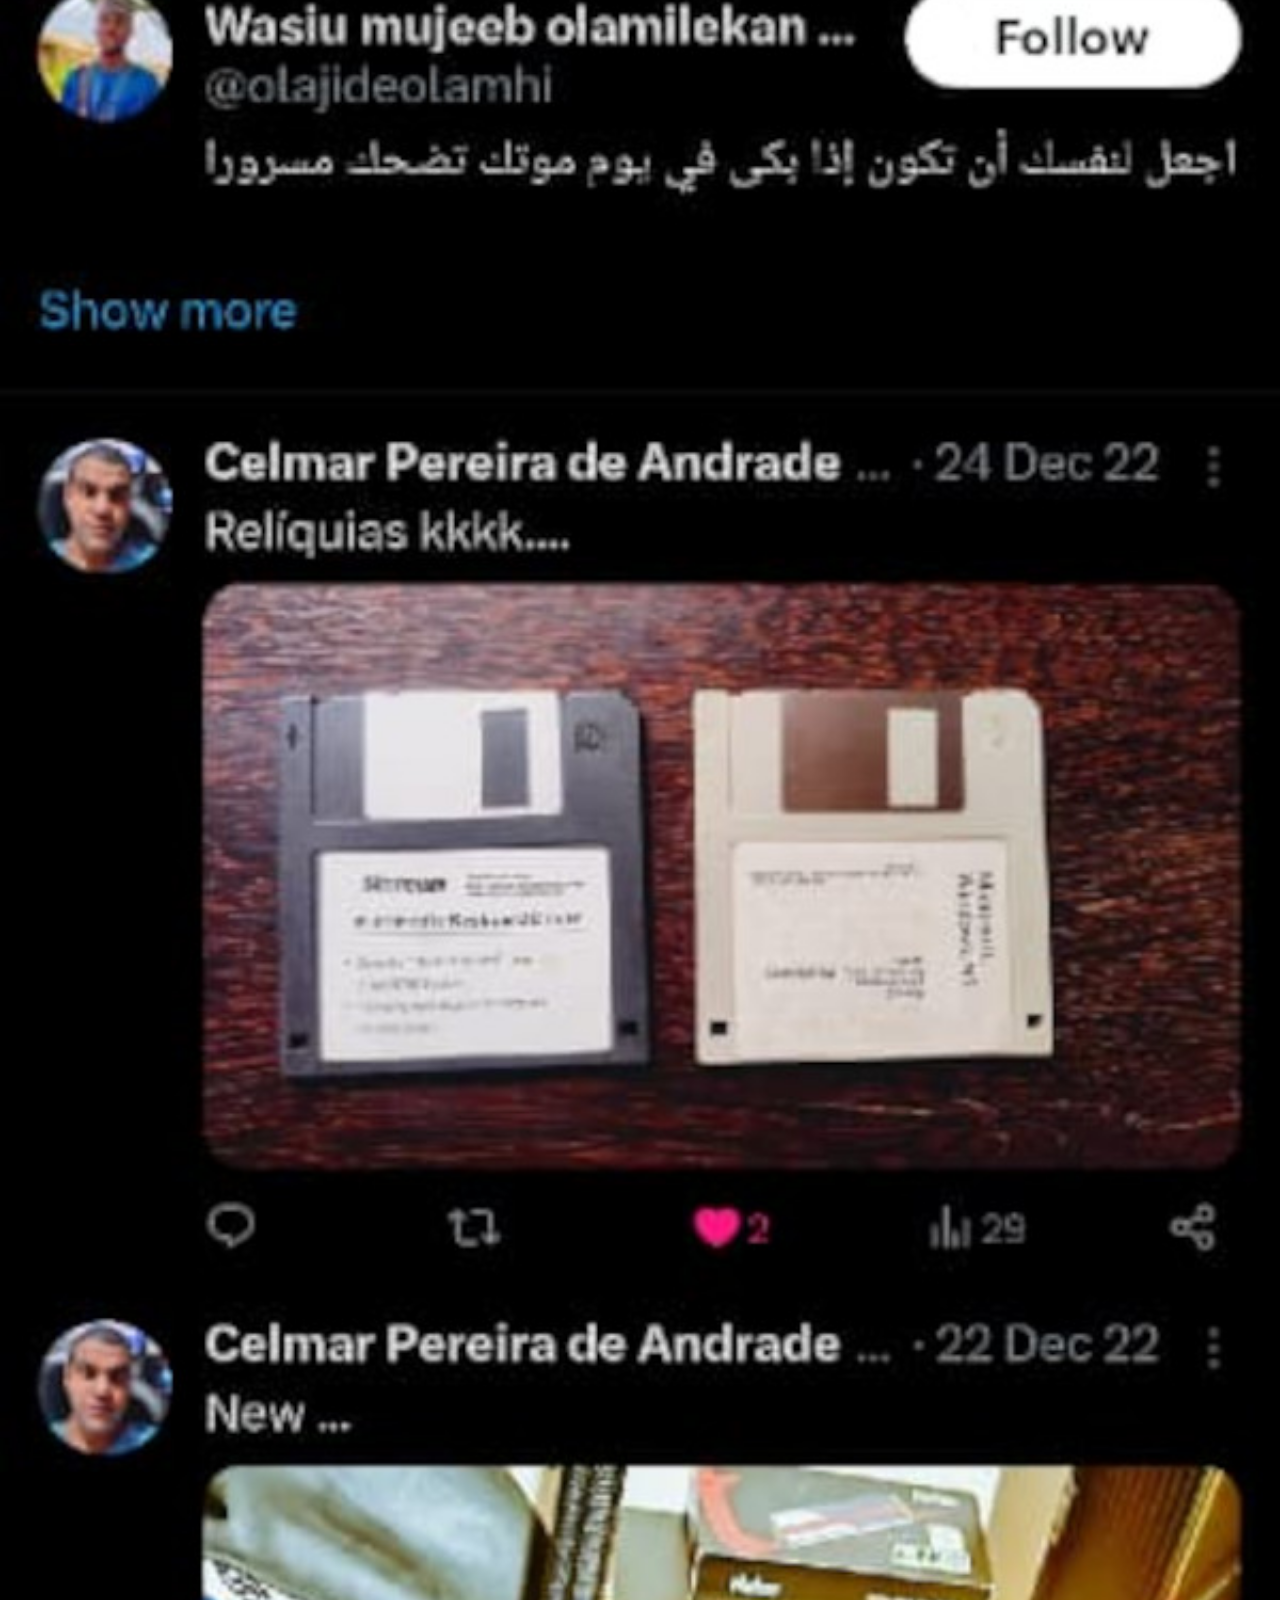
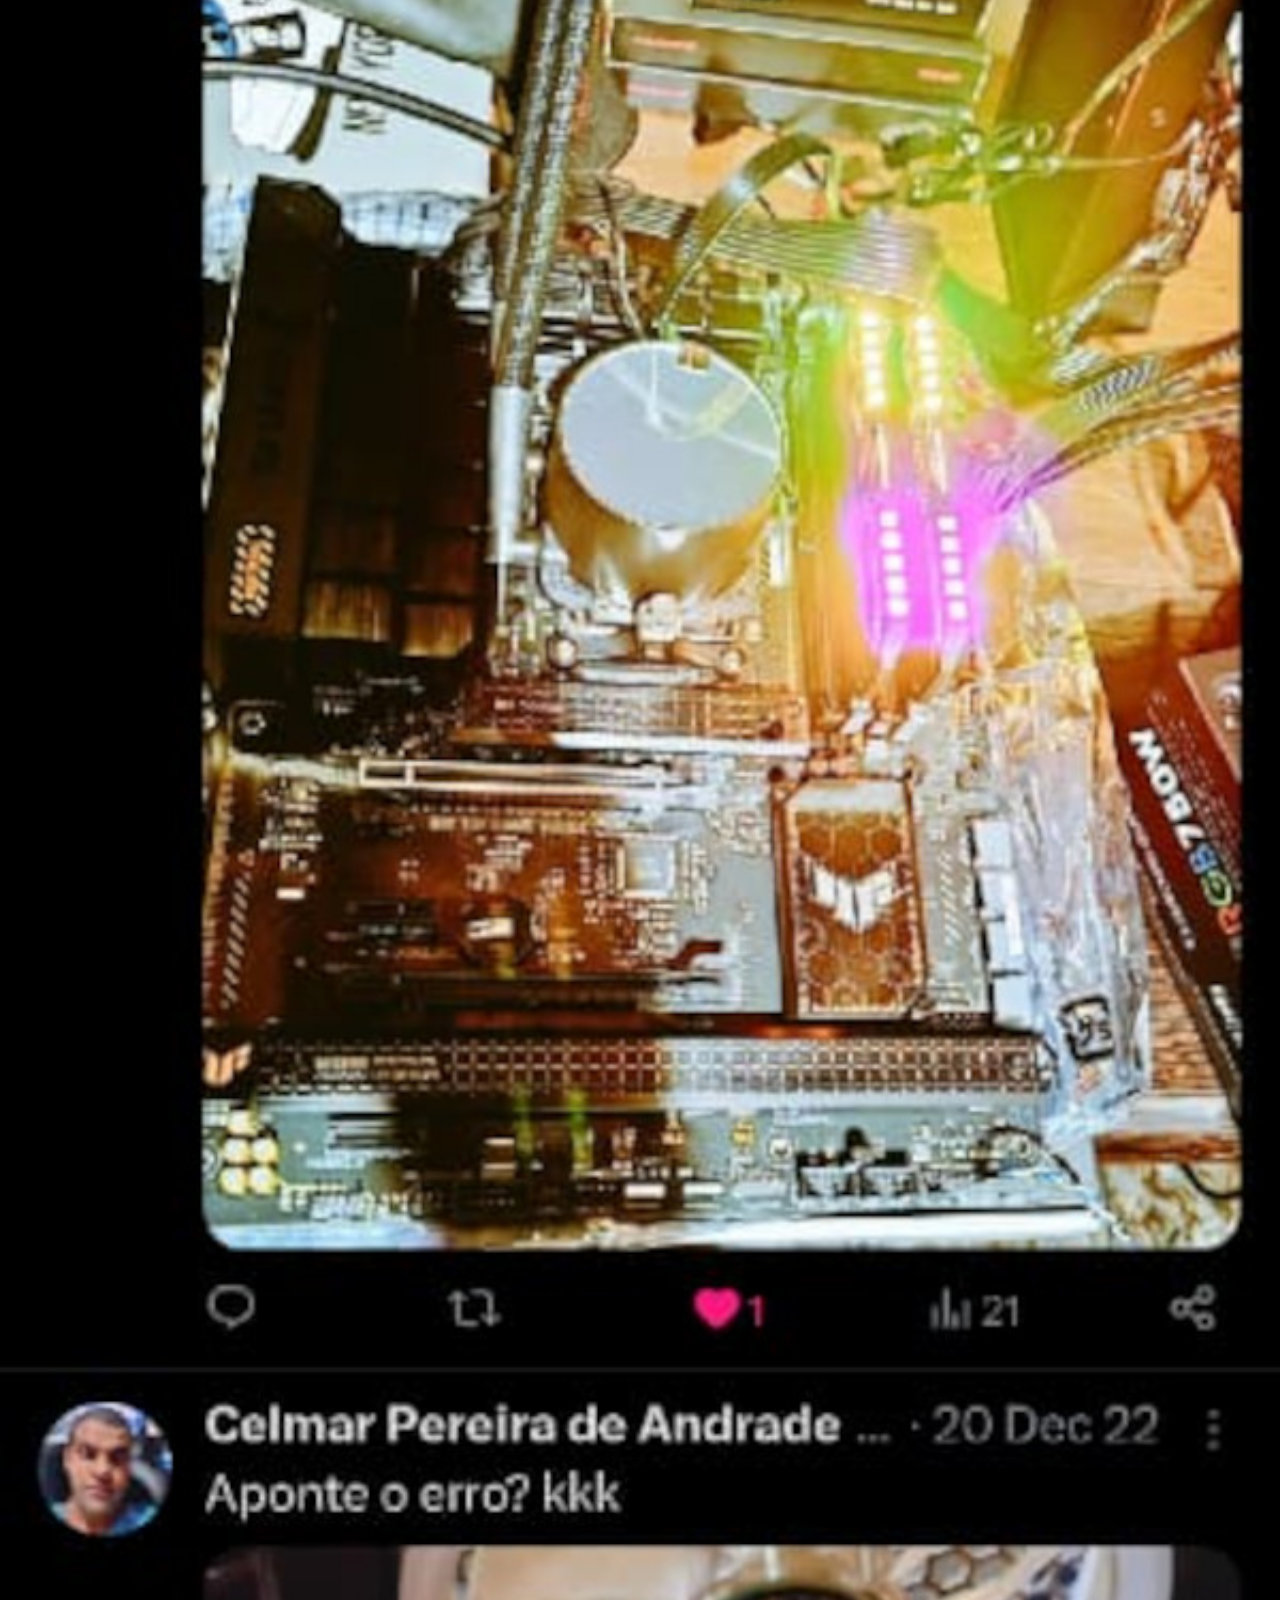
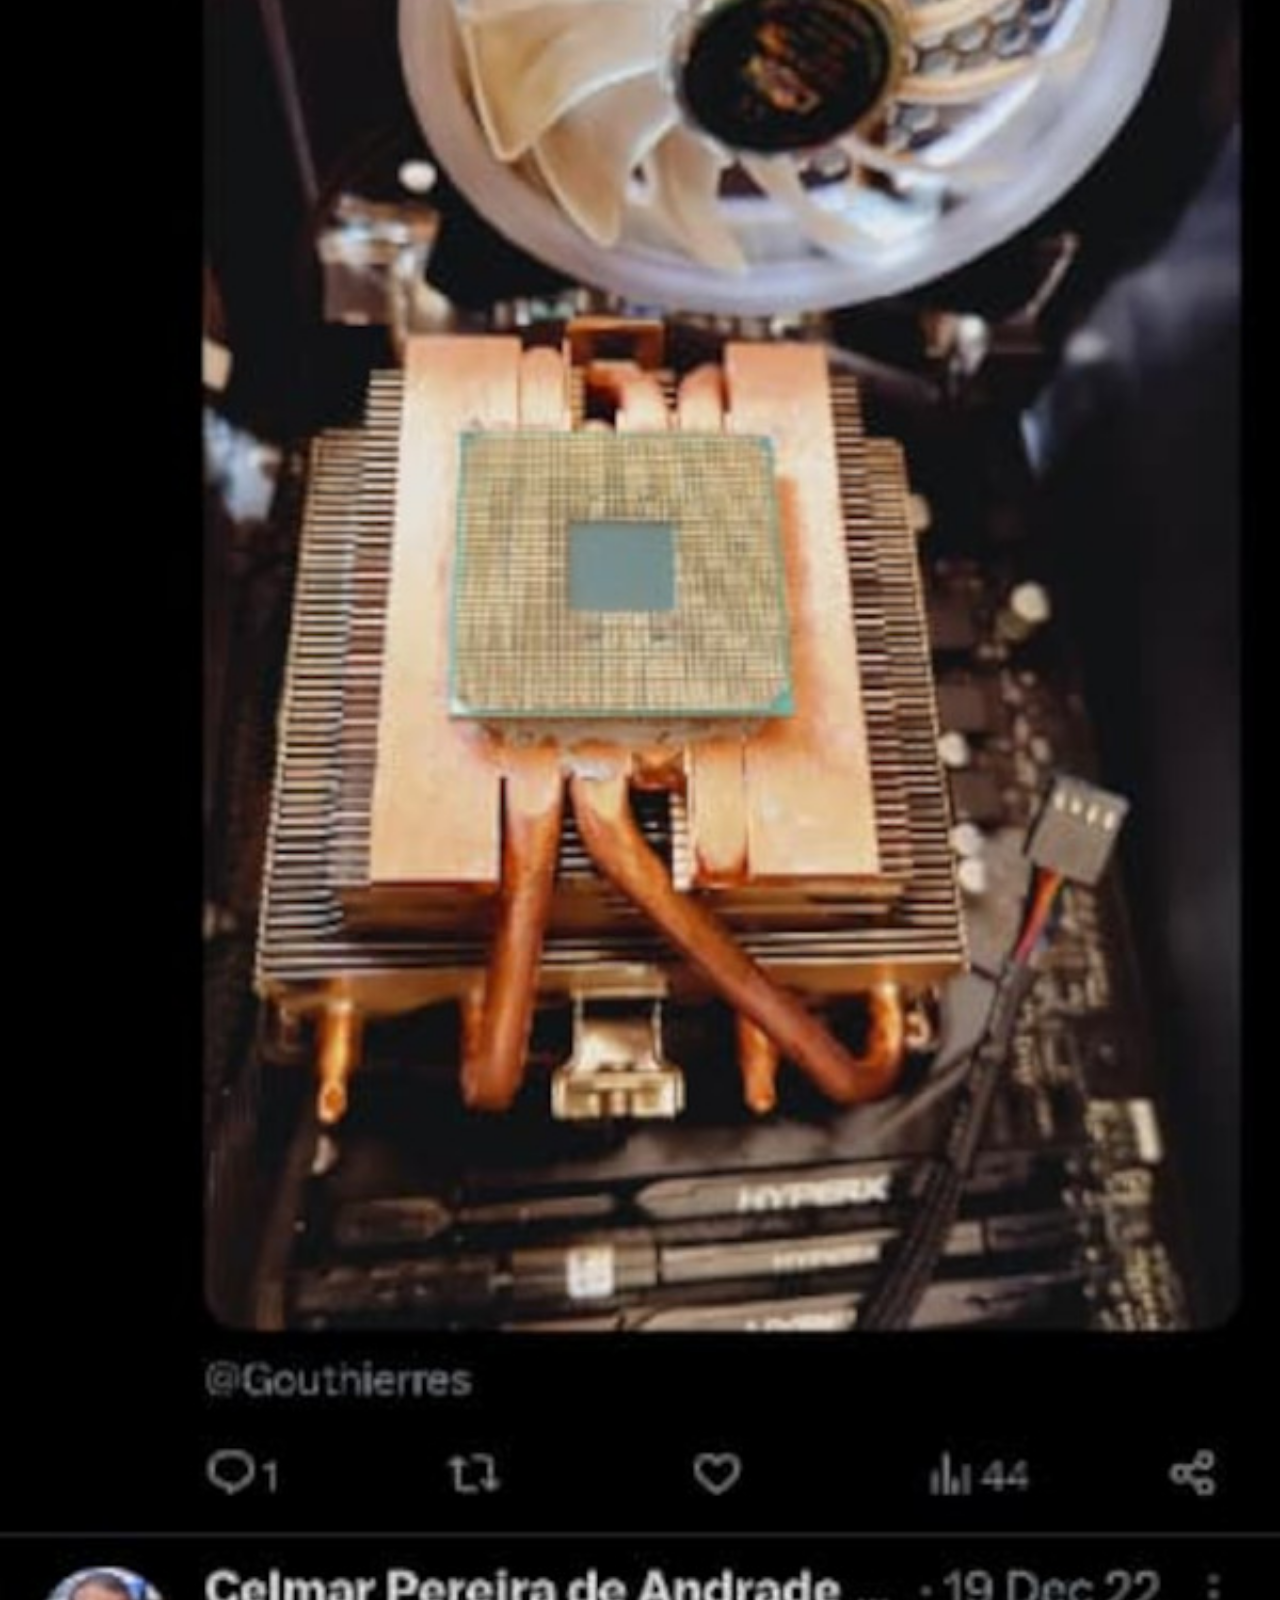
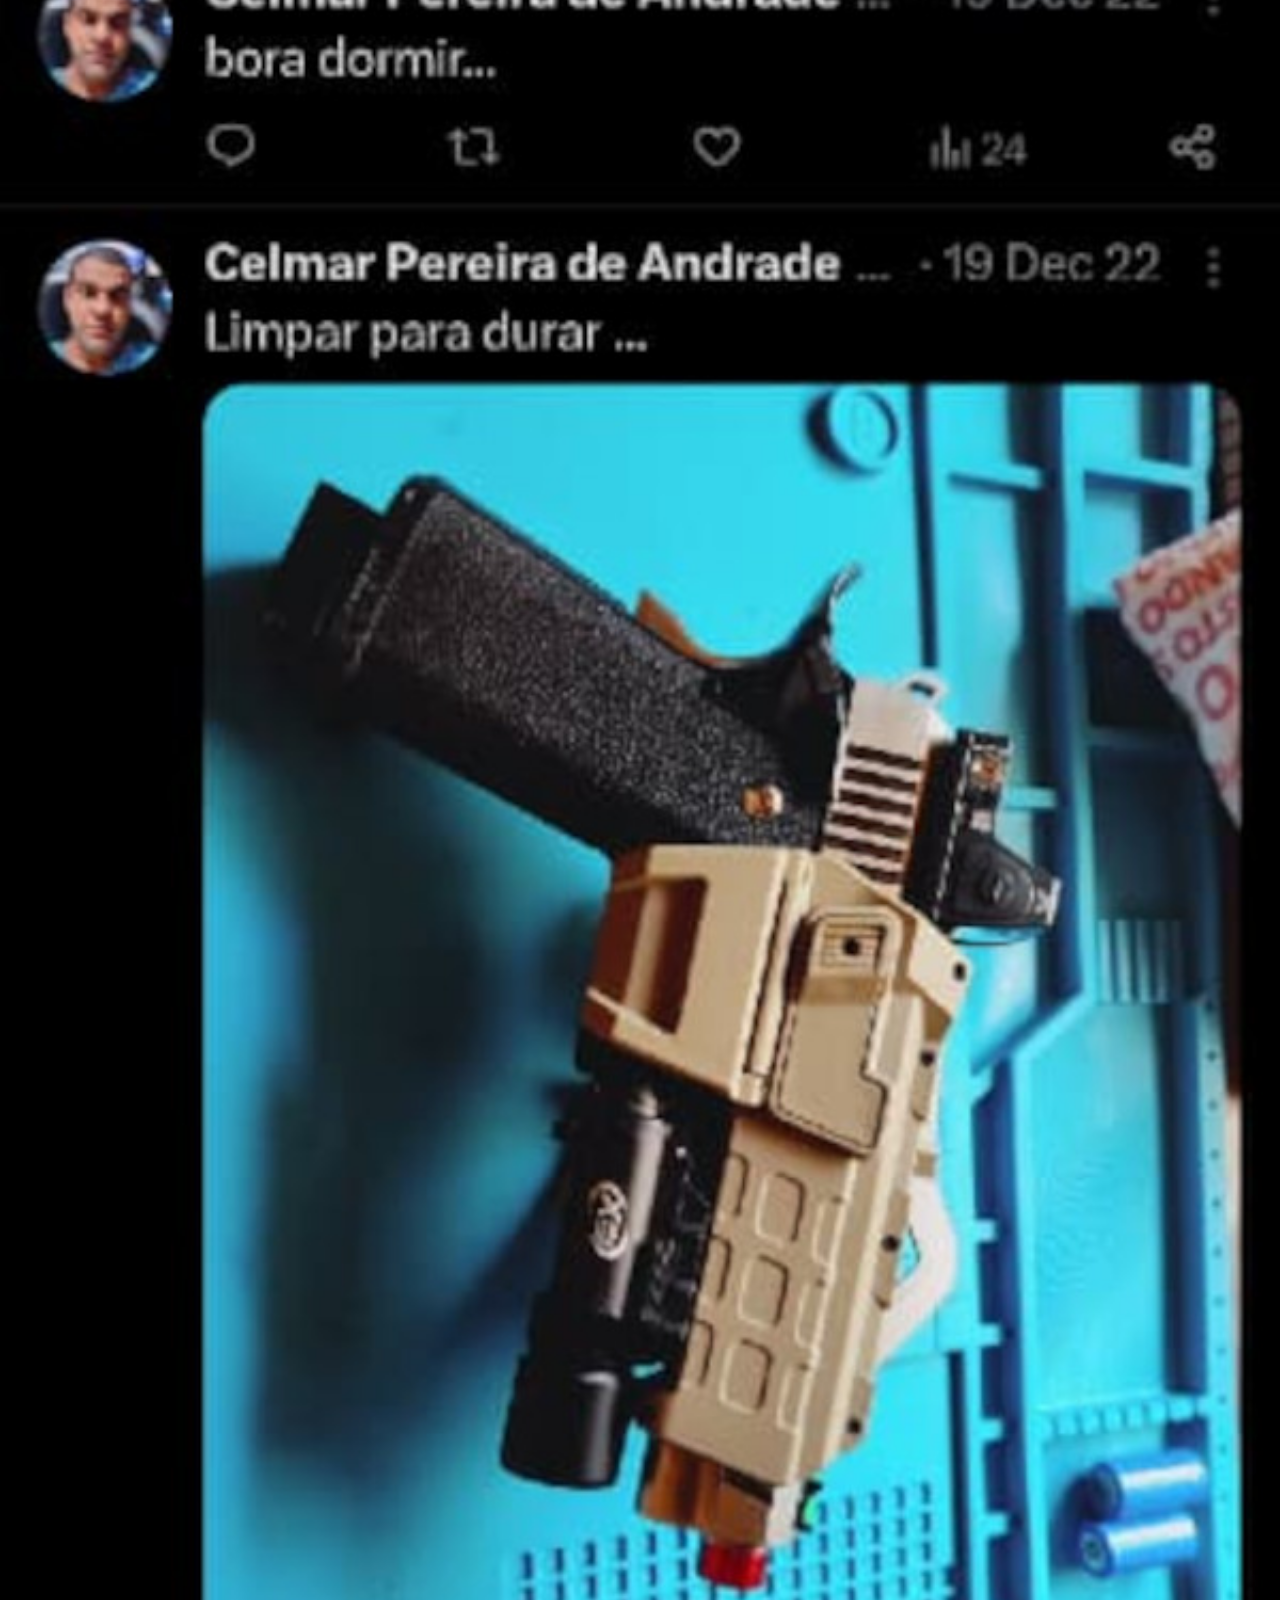
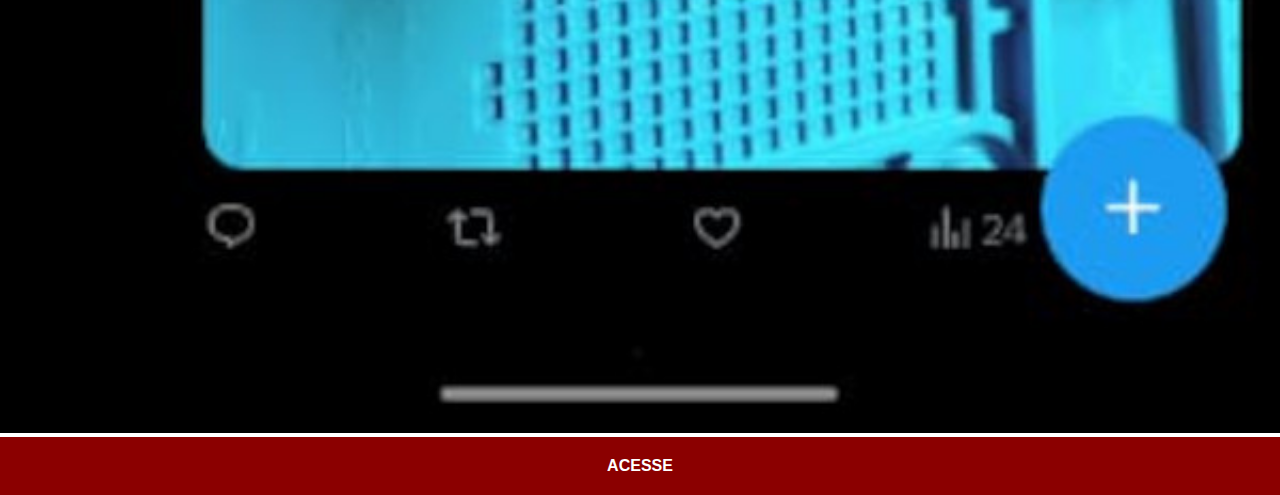
<file: twitter.html>
<!DOCTYPE html>
<html lang="pt-br">
<head>
    <meta charset="UTF-8">
    <meta name="viewport" content="width=device-width, initial-scale=1.0">
    <title>Twitter</title>
    <link rel="stylesheet" href="estilos/social.css">
</head>
<body>
    <img src="imagens/tela-twitter.jpg" alt="Twitter">
    <a href="https://x.com/andrade_celmar?s=08" target="_blank">ACESSE</a>
</body>
</html>
</file>
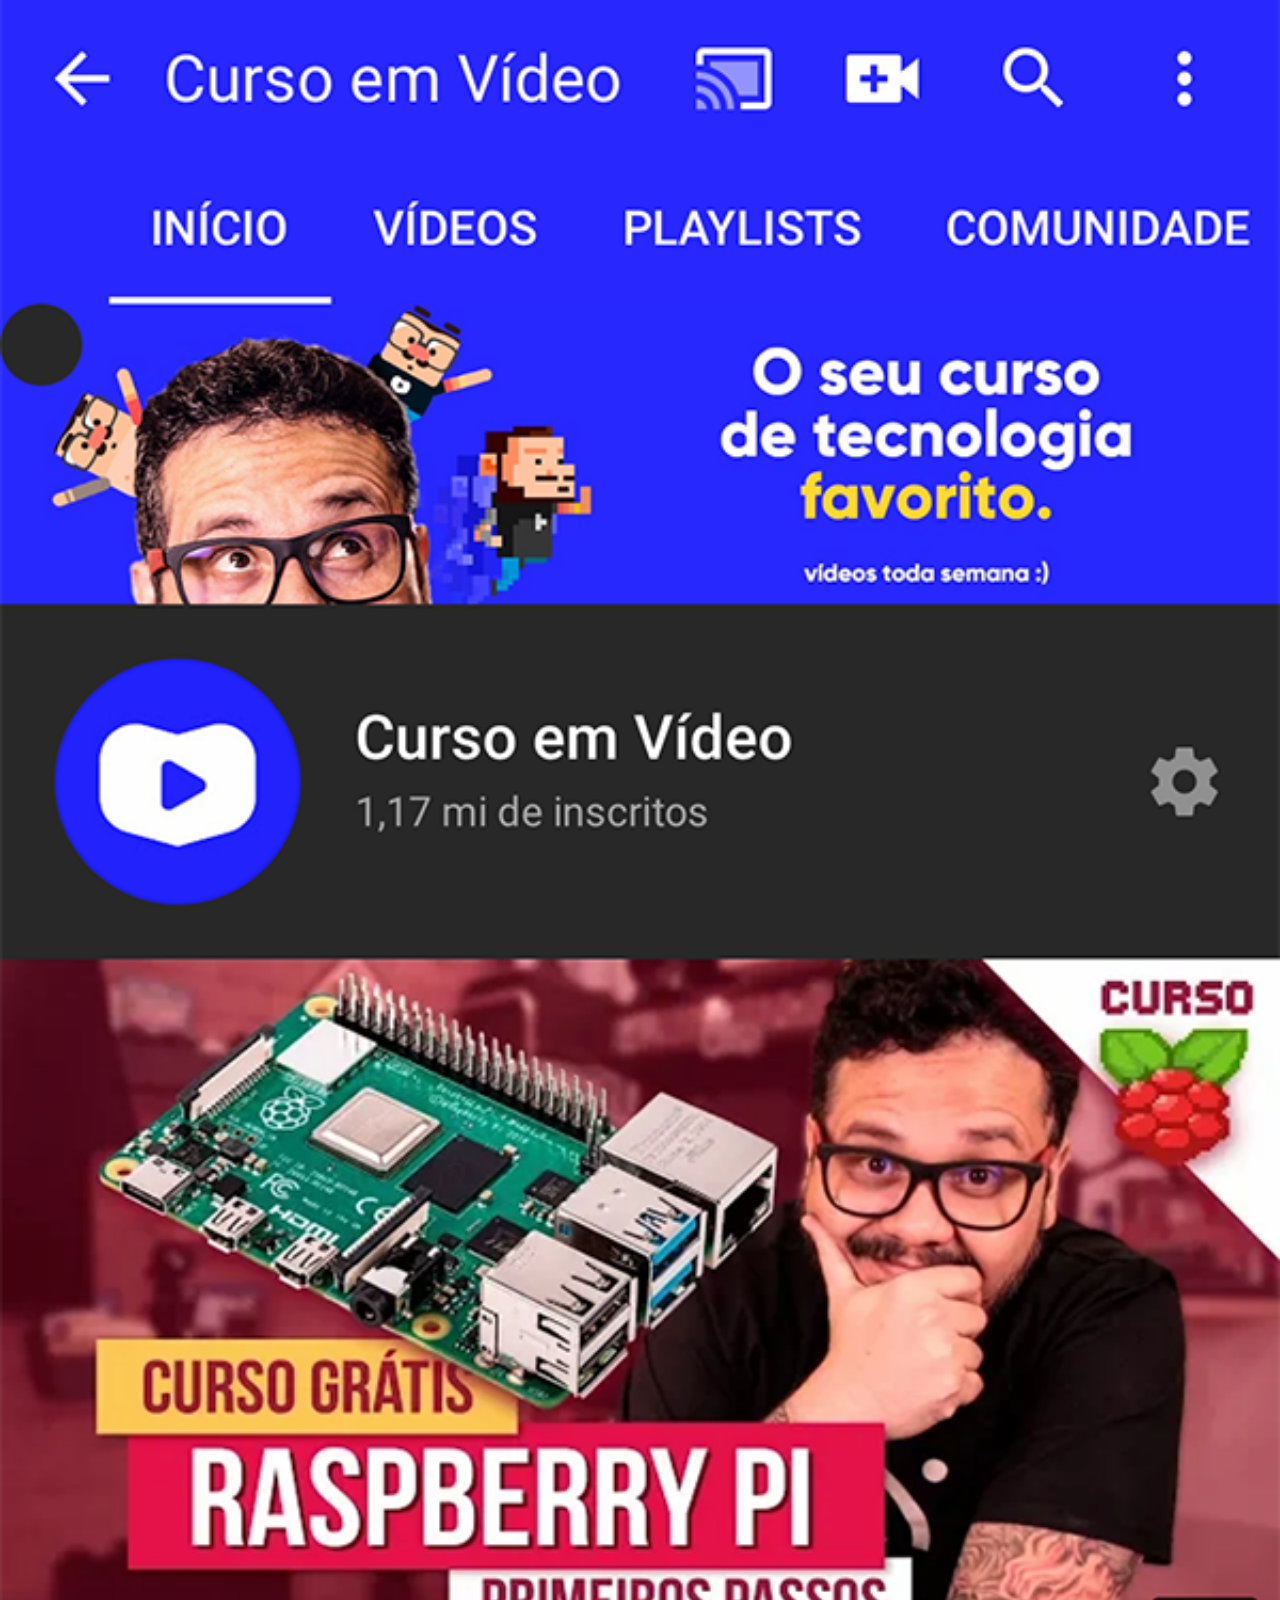
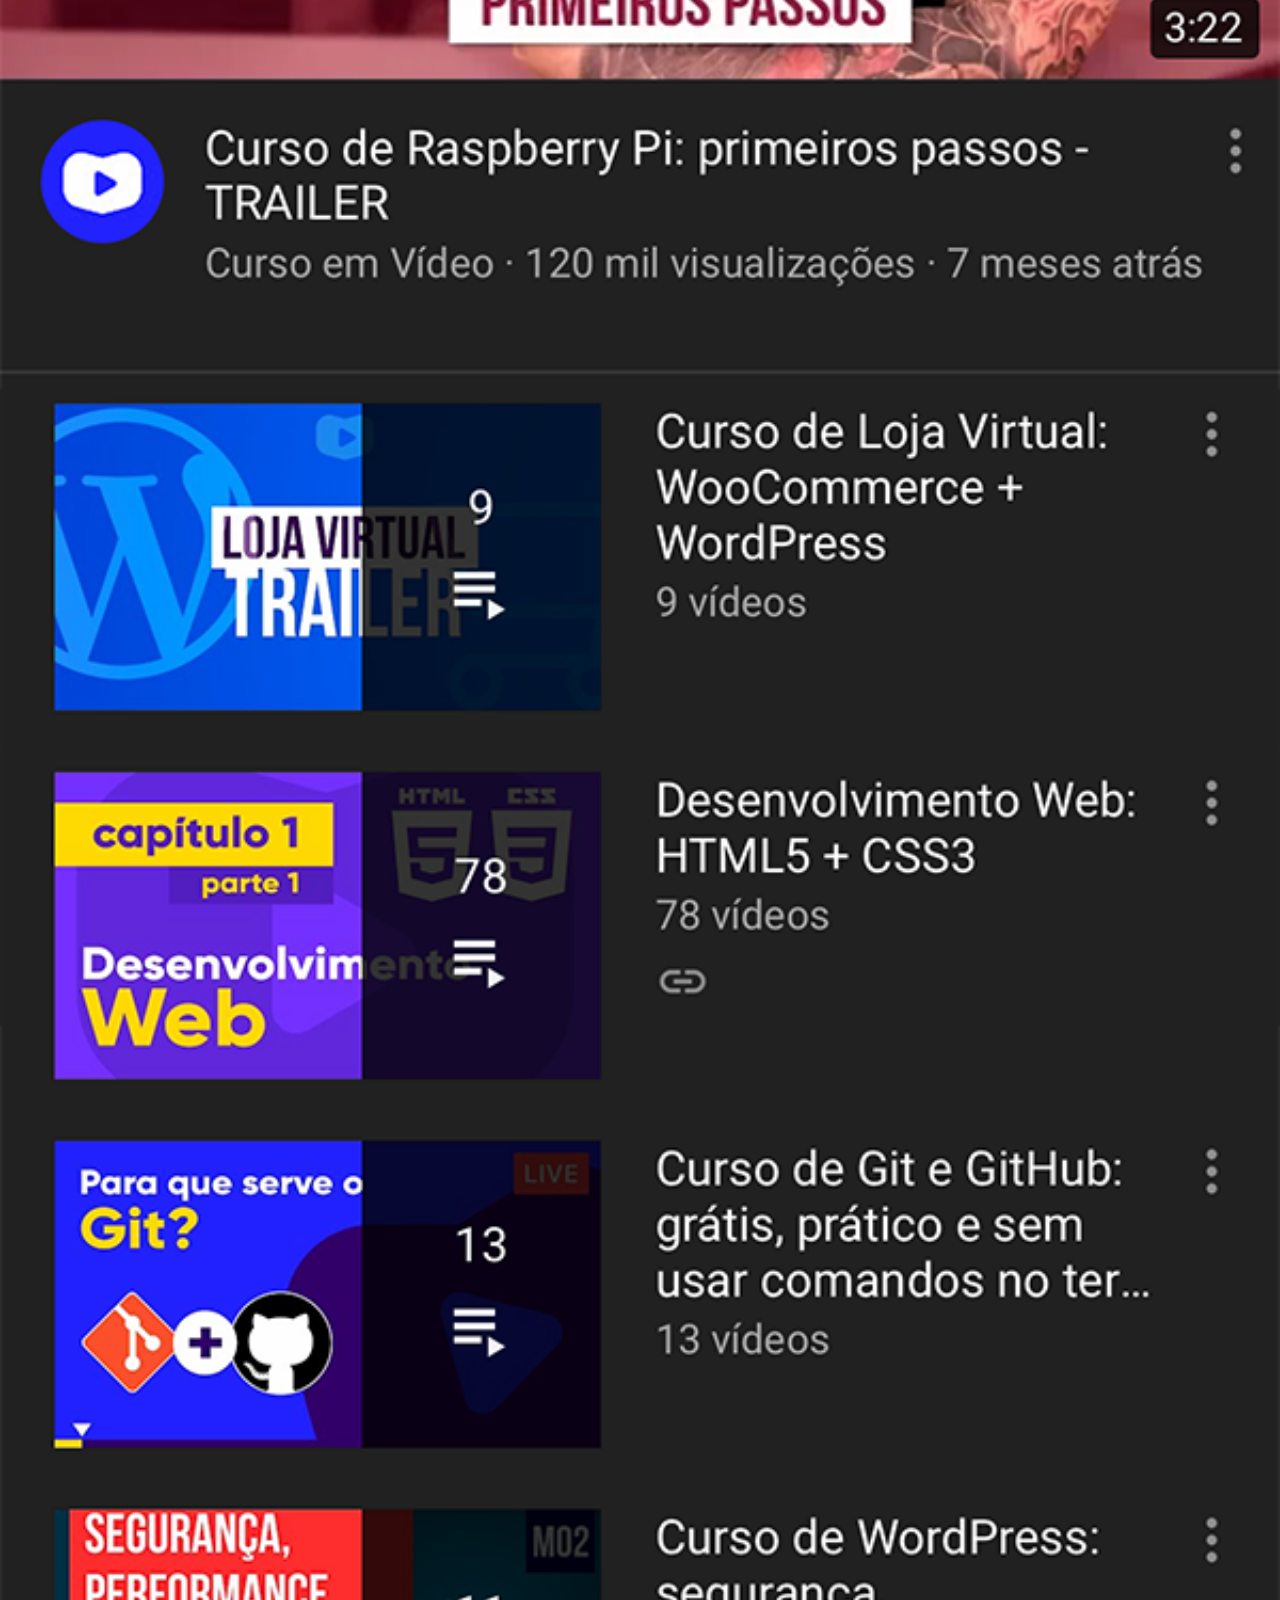
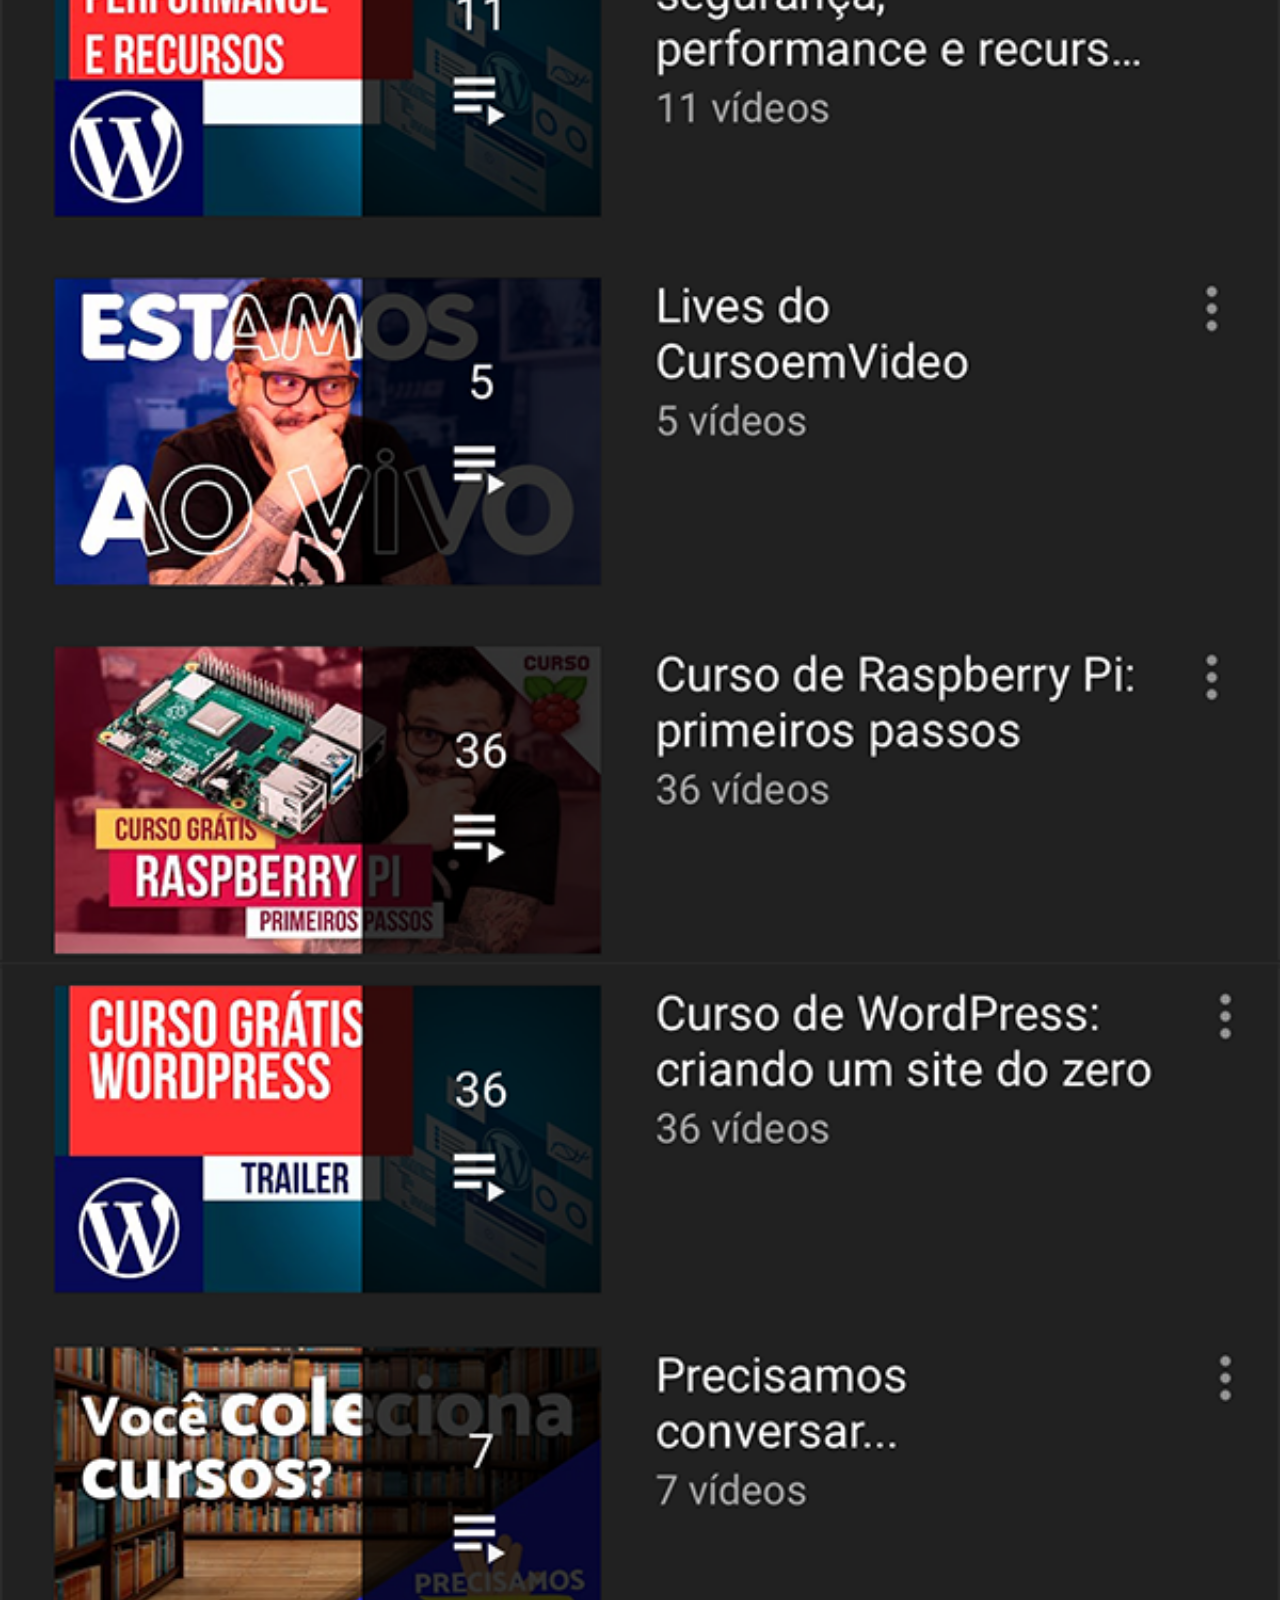
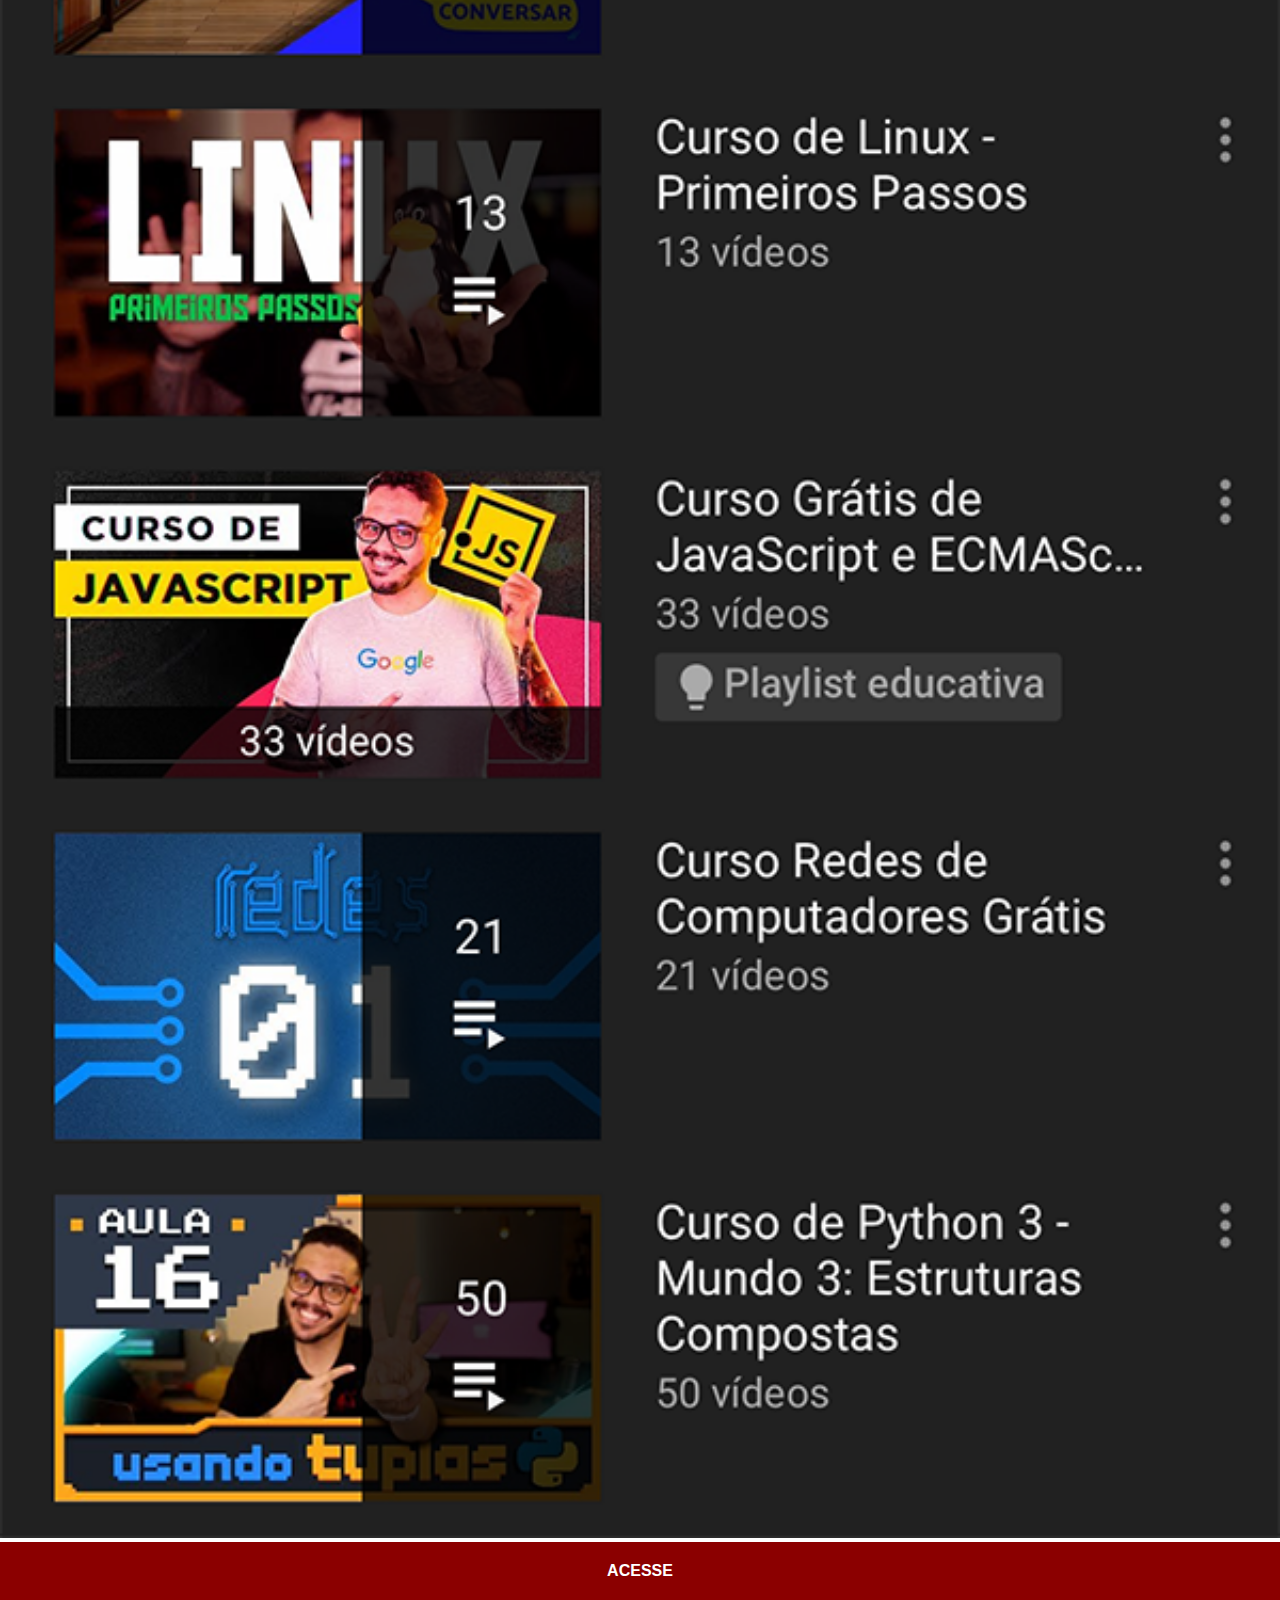
<file: youtube.html>
<!DOCTYPE html>
<html lang="pt-br">
<head>
    <meta charset="UTF-8">
    <meta name="viewport" content="width=device-width, initial-scale=1.0">
    <title>YouTube</title>
    <link rel="stylesheet" href="estilos/social.css">
</head>
<body>
    <img src="imagens/tela-youtube.png" alt="YouTube">
    <a href="https://www.youtube.com/@CursoemVideo/playlists" target="_blank">ACESSE</a>
</body>
</html>
</file>
<file: estilos/style.css>
@charset "UTF-8";

* {
    margin: 0px;
    padding: 0px;
    font-family: Arial, Helvetica, sans-serif;
}

html, body {
    width: 100vw;
    height: 100vh;    
    background-color: black;
}

body {
    background: url('../imagens/fundo-madeira.jpg') no-repeat top center;
    background-size: cover;
    background-attachment: fixed;
}

main {
    position: relative;
    height: 100vh;
    
}

section#telefone {
    position: absolute;
    top: 50%;
    left: 50%;
    transform: translate(-50%, -50%);
    width: 311px;
    height: 627px;    
    background: url('../imagens/frame-iphone.png') no-repeat;
}

iframe#tela {
    position: relative;
    top: 80px;
    left: 22px;
    width: 267px;
    height: 471px;
}

section#redes-sociais {
    text-align: right;
}

section#redes-sociais img {
    width: 50px;
    margin: 10px;
    border-radius: 50%;
    box-shadow: 2px 2px 5px rgba(0, 0, 0, 0.400);
    box-sizing: border-box;
}

section#redes-sociais img:hover {
    border: 2px solid rgba(255, 255, 255, 0.637);
    transform: translate(-3px, -3px);
    box-shadow: 5px 5px 10px rgba(0, 0, 0, 0.623);
    transition: transform 0.3s, border 0.5s ;
}
</file>
<file: estilos/social.css>
@charset "UTF-8";

*{
    margin: 0px;
    padding: 0px;
    font-family: Arial, Helvetica, sans-serif;
}

::-webkit-scrollbar { /* Esconde a barra de rolagem*/
    width: 0px;
    height: 0px;
}

img {
    width: 100vw;
}

a {
   display: block; 
   background-color: darkred;
   color: white;
   padding: 20px;
   text-align: center;
   font-weight: bolder;
   text-decoration: none;
}

a:hover {
    background-color: red;
}
</file>
